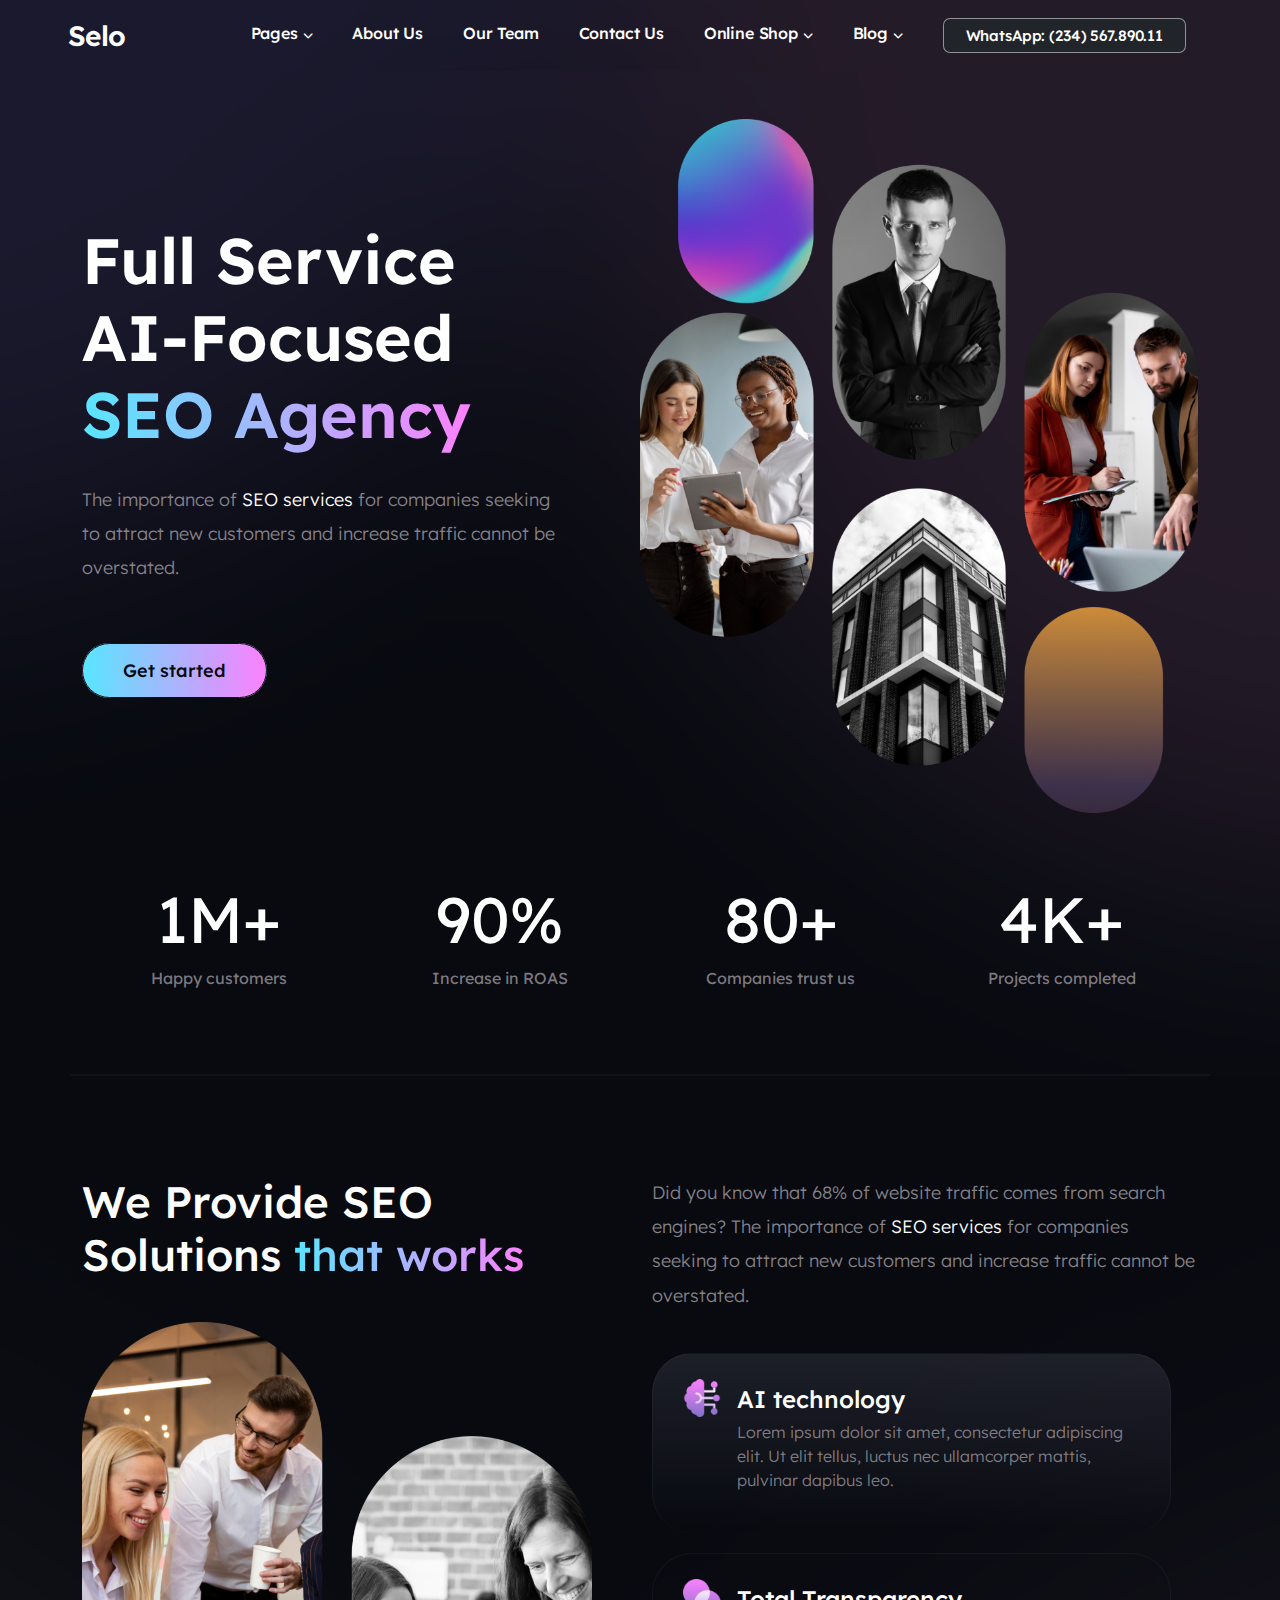
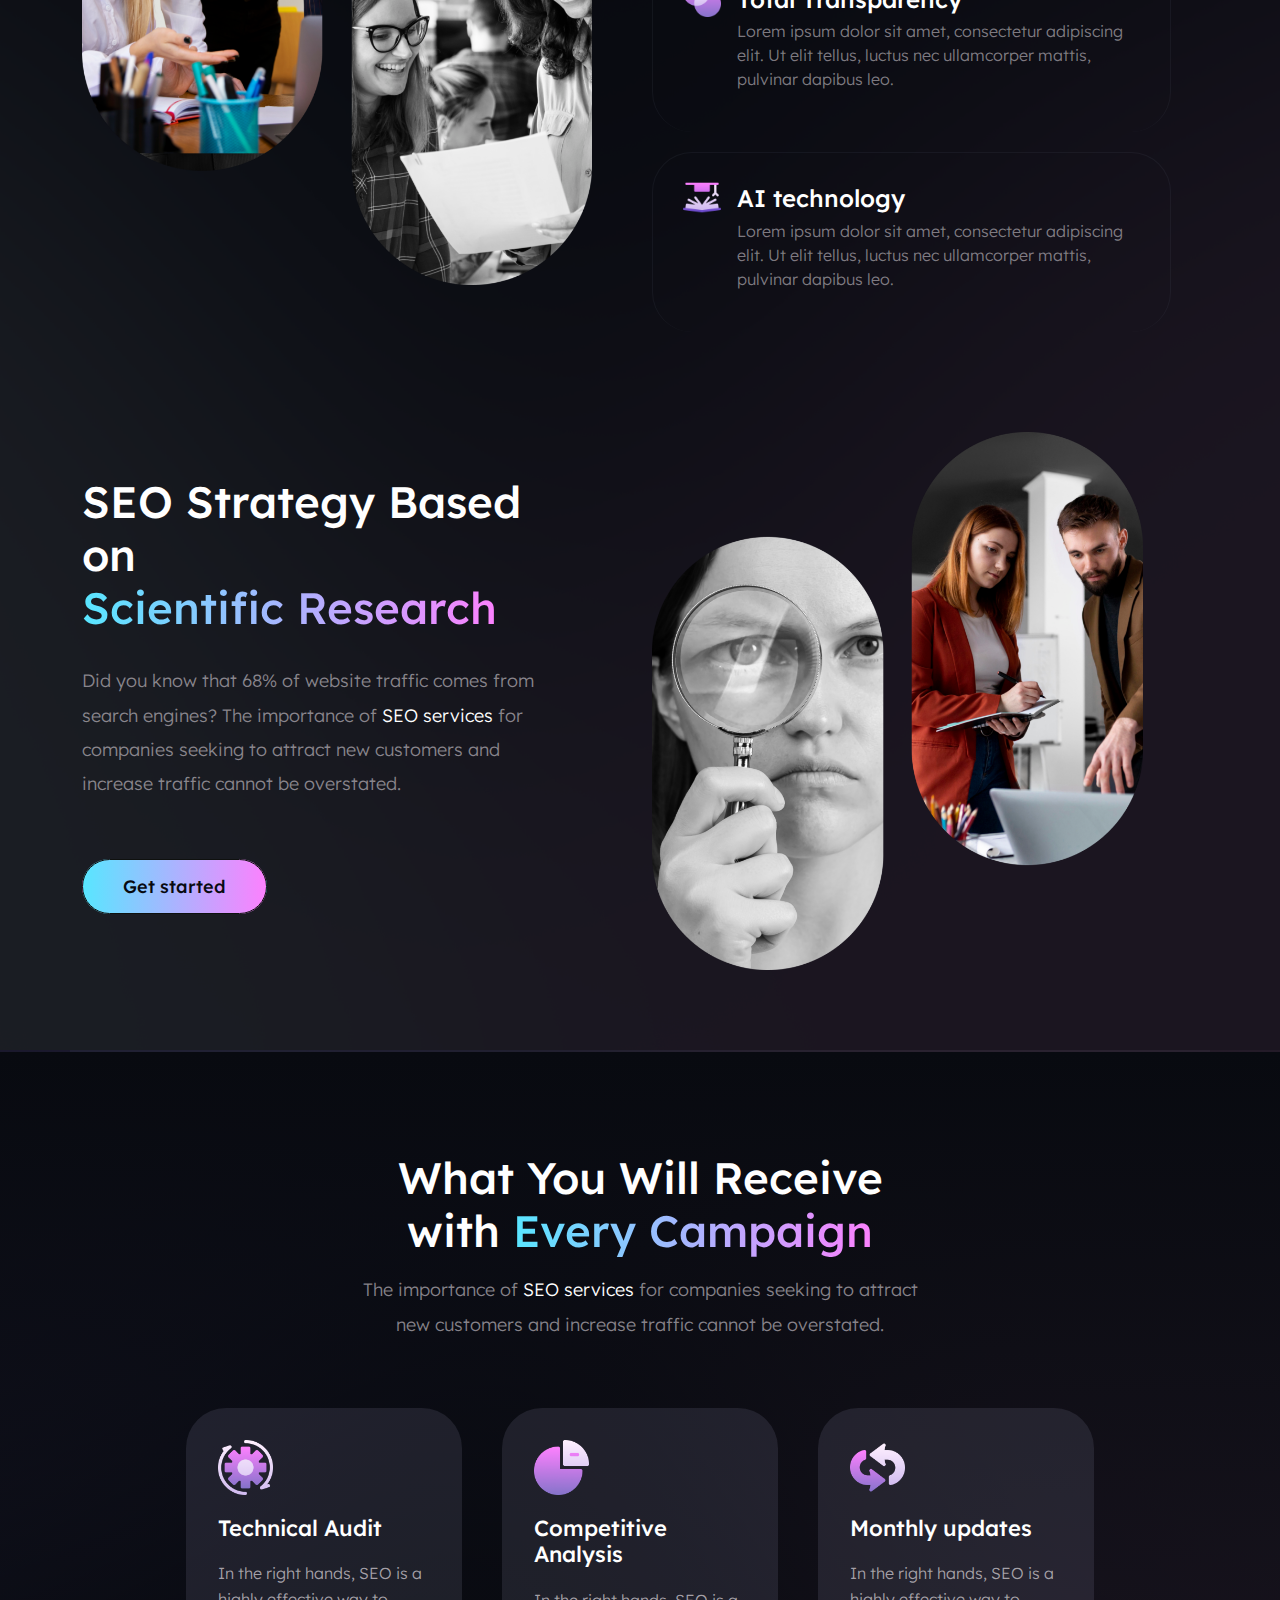
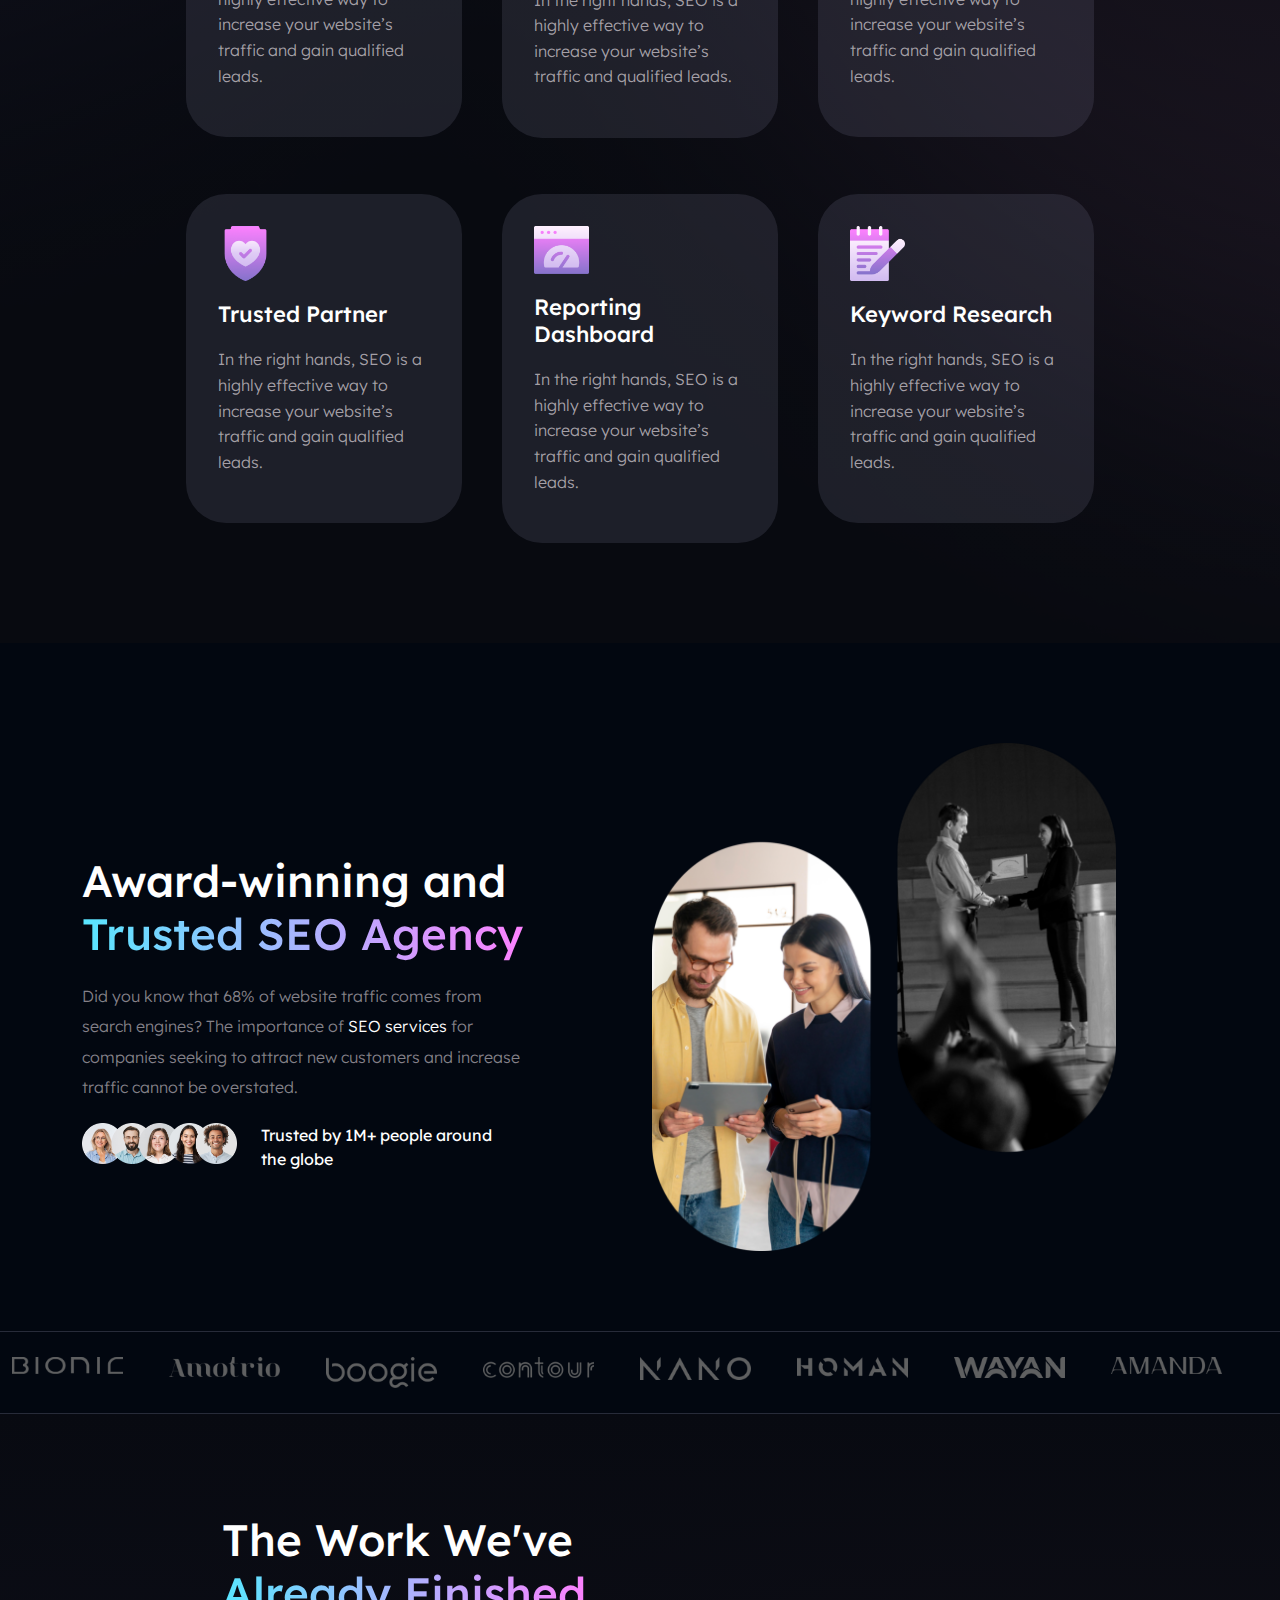
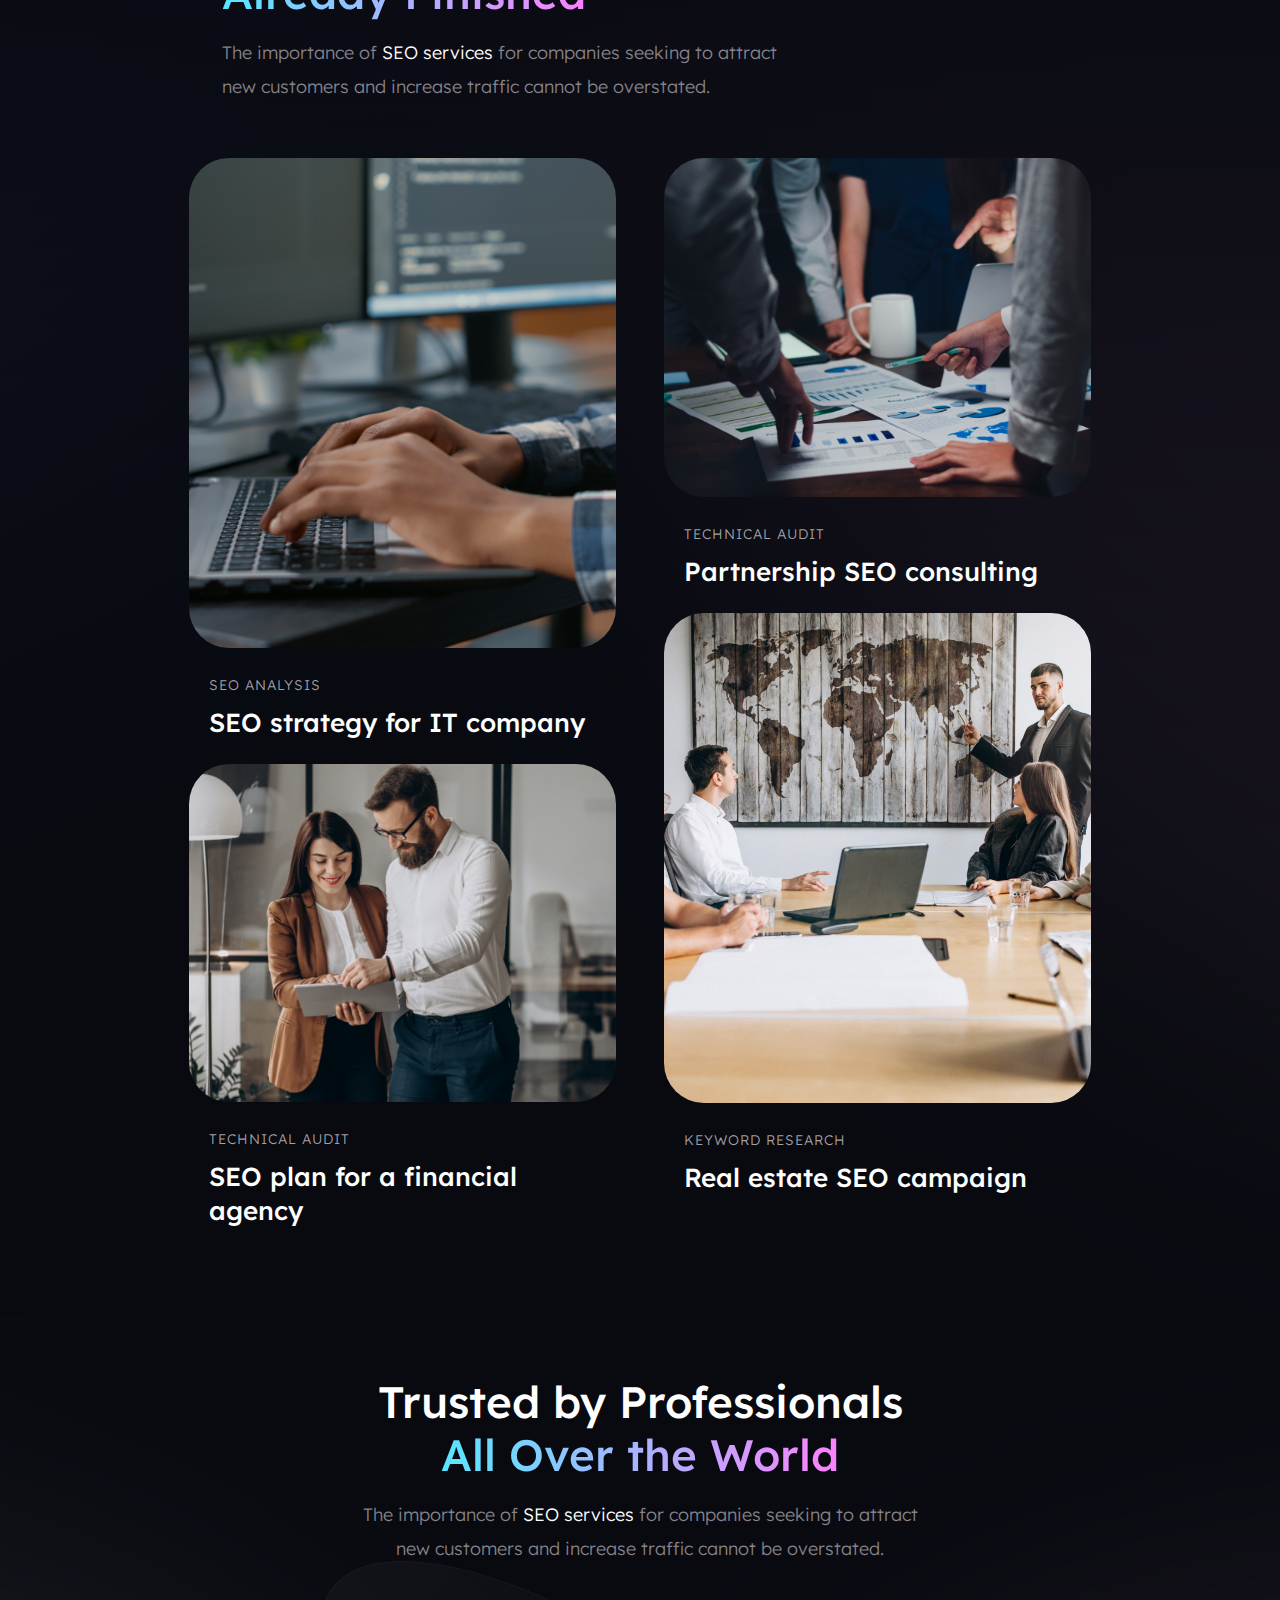
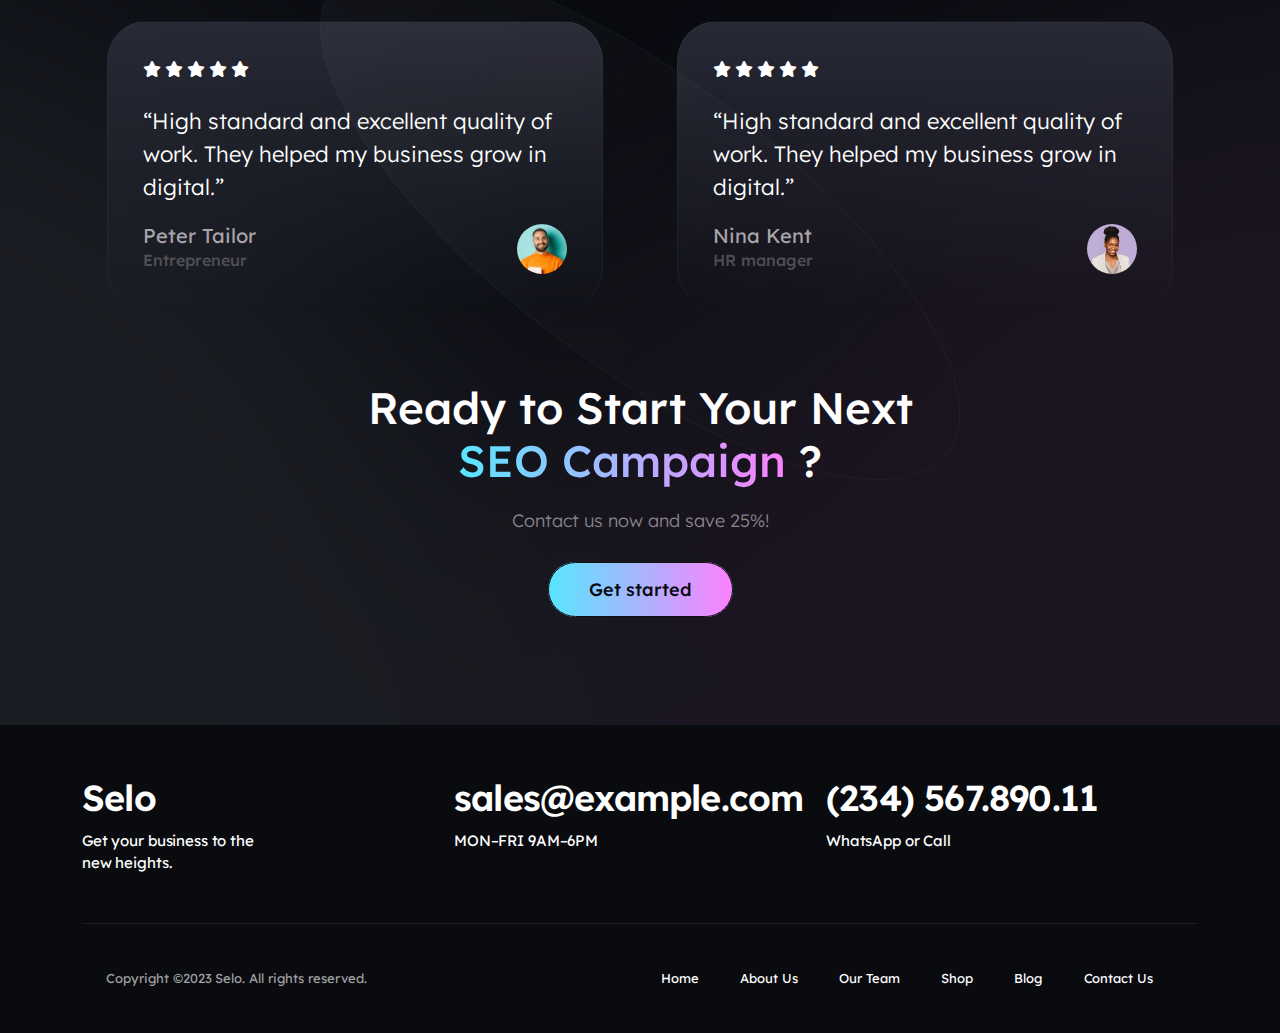
<file: index.html>
<!DOCTYPE html>
<html lang="en">

<head>
    <meta charset="UTF-8">
    <meta http-equiv="X-UA-Compatible" content="IE=edge">
    <meta name="viewport" content="width=device-width, initial-scale=1.0">
    <title>SEO Agency - Selo</title>
    <link rel="stylesheet" href="css/fonts.css">
    <link rel="stylesheet" href="css/all.min.css">
    <link rel="stylesheet" href="css/bootstrap.min.css">
    <link rel="stylesheet" href="css/header.css">
    <link rel="stylesheet" href="css/style.css">

</head>

<body>
    <header>
        <div class="container">
            <nav class="navbar navbar-expand-lg navbar-light">
                <div class="container-fluid flex-wrap align-items-center">
                    <button id="mobile-toggle" class="d-xl-none navbar-toggler animate-button collapsed" type="button"
                        data-toggle="collapse" data-target="#navbarSupportedContent"
                        aria-controls="navbarSupportedContent"  aria-label="Toggle navigation">
                        <span id="m-tgl-icon" class="animated-icon1"><span></span><span></span></span>
                    </button>
                    <a class="navbar-brand m-auto m-xl-0" href="#">Selo</a>
                    <div class="slide d-xl-block" id="navbarSupportedContent">
                        <div class="d-xl-flex align-items-center addin">
                            <ul class="navbar-nav flex-sm-column flex-xl-row me-auto mb-2 mb-lg-0 dropdown">
                                <li class="nav-item" data-bs-toggle="dropdown" >
                                    <a class="nav-link active" aria-current="page" href="#">
                                        <span>Pages</span>
                                        <i class="fa-solid fa-chevron-down"></i>
                                    </a>
                                    <ul class="dropdown-menu">
                                        <li><a class="dropdown-item" href="#">Digital Marketing Agency</a></li>
                                        <li><a class="dropdown-item" href="#">SEO Campaign</a></li>
                                        <li><a class="dropdown-item" href="#">Digital Product Marketing</a></li>
                                        <li><a class="dropdown-item" href="index.html">SEO Agency</a></li>
                                    </ul>
                                </li>
                                <li class="nav-item">
                                    <a class="nav-link active" aria-current="page" href="about.html">
                                        <span>About Us</span>
                                    </a>
                                </li>
                                <li class="nav-item">
                                    <a class="nav-link active" aria-current="page" href="team.html">
                                        <span>Our Team</span>
                                    </a>
                                </li>
                                <li class="nav-item">
                                    <a class="nav-link active" aria-current="page" href="Contanct.html">
                                        <span>Contact Us</span>

                                    </a>
                                </li>
                                <li class="nav-item dropdown" data-bs-toggle="dropdown">
                                    <a class="nav-link " aria-current="page" href="#">
                                        <span>Online Shop</span>
                                        <i class="fa-solid fa-chevron-down"></i>
                                    </a>
                                    <ul class="dropdown-menu">
                                        <li><a class="dropdown-item" href="#">Shop</a></li>
                                        <li><a class=" nav-link" href="account.html" aria-current="page">My account</a></li>
                                        <li><a class="dropdown-item" href="#">Cart</a></li>
                                        <li><a class="dropdown-item" href="#">Checkout</a></li>
                                    </ul>
                                </li>

                                <li class="nav-item dropdown" data-bs-toggle="dropdown" >
                                    <a class="nav-link active" aria-current="page" href="#">
                                        <span>Blog</span>
                                        <i class="fa-solid fa-chevron-down"></i>
                                    </a>
                                    <ul class="dropdown-menu">
                                        <li><a class="dropdown-item" href="#">Blog 1 Column</a></li>
                                        <li><a class="dropdown-item" href="#">Blog 1 Column with Sidebar</a></li>
                                        <li><a class="dropdown-item" href="#">Blog 1 Column with Sidebar</a></li>
                                        <li><a class="dropdown-item" href="#">Blog 2 Columns with Sidebar</a></li>
                                        <li><a class="dropdown-item" href="#">Blog 3 Columns</a></li>
                                    </ul>
                                </li>
                            </ul>
                            <div class="header-cta">
                                <a href="#">
                                    WhatsApp: (234) 567.890.11
                                </a>
                            </div>
                        </div>

                    </div>
                </div>
            </nav>
        </div>

    </header>
    <section class="banner">
        <div class="container">
            <div class="d-flex flex-wrap flex-lg-row-reverses banner-padding  pt-xl-5 pt-xxl-5 pt-lg-5">
                <div class="col-12 col-lg-6 d-flex align-items-center order-2 order-lg-1">
                    <div class="banner-text">
                        <div class="mb-30">
                            <span>Full Service AI-Focused </span>
                            <span id="effect"> SEO Agency</span>
                        </div>
                        <p class="mb-30">The importance of <span>SEO services </span> for companies seeking to attract
                            new customers and increase traffic cannot be overstated.</p>
                        <div class="banner-btn">
                            <a href="#">Get started</a>
                        </div>
                    </div>
                </div>
                <div class="col-12 col-lg-6 order-1 order-lg-2">
                    <img src="img/banner-img.png" alt="">
                </div>
            </div>
        </div>
        <section class="achivements">
            <div class="container">
                <div class="row p-2">
                    <div class="col-6 col-lg-3 p-0">
                        <div class="a-card text-start text-xl-center">
                            <h2>
                                1M+
                            </h2>
                            <p class="text-start text-xl-center">
                                Happy customers
                            </p>
                        </div>
                    </div>
                    <div class="col-6 col-lg-3 p-0">
                        <div class="a-card text-start text-xl-center">
                            <h2>
                                90%
                            </h2>
                            <p class="text-start text-xl-center">
                                Increase in ROAS
                            </p>
                        </div>
                    </div>
                    <div class="col-6 col-lg-3 p-0">
                        <div class="a-card text-start text-xl-center">
                            <h2>
                                80+
                            </h2>
                            <p class="text-start text-xl-center">
                                Companies trust us
                            </p>
                        </div>
                    </div>
                    <div class="col-6 col-lg-3 p-0">
                        <div class="a-card text-start text-xl-center">
                            <h2>
                                4K+
                            </h2>
                            <p class="text-start text-xl-center">
                                Projects completed
                            </p>
                        </div>
                    </div>
                </div>
            </div>
        </section>
        <hr class="container">
    </section>
    <section class="service">
        <div class="container">
            <div class="row">
                <div class="col-lg-6 col-12 pe-lg-5">
                    <div class="service-header mb-40 pe-lg-5">
                        We Provide SEO Solutions <span id="effect">that works</span>
                    </div>
                    <img src="img/service.png" alt="">
                </div>
                <div class="col-lg-6 col-12">
                    <div class="service-content">
                        <p class="mb-40">Did you know that 68% of website traffic comes from search engines? The
                            importance of <span>SEO services</span> for companies seeking to attract new customers and
                            increase traffic cannot be overstated.</p>
                        <div class="service-card d-flex bg-active flex-wrap">
                            <div class="s-card-icon col-md-1 col-12">
                                <img src="img/machine-learning.png" alt="">
                            </div>
                            <div class="s-card-content col-md-11 col-12 ps-3 ">
                                <span>AI technology</span>
                                <p>Lorem ipsum dolor sit amet, consectetur adipiscing elit. Ut elit tellus, luctus nec
                                    ullamcorper mattis, pulvinar dapibus leo.</p>
                            </div>
                        </div>
                        <div class="service-card d-flex flex-wrap">
                            <div class="s-card-icon col-md-1 col-12">
                                <img src="img/transparency.png" alt="">
                            </div>
                            <div class="s-card-content col-md-11 col-12 ps-3">
                                <span>
                                    Total Transparency</span>
                                <p>Lorem ipsum dolor sit amet, consectetur adipiscing elit. Ut elit tellus, luctus nec
                                    ullamcorper mattis, pulvinar dapibus leo.</p>
                            </div>
                        </div>
                        <div class="service-card d-flex flex-wrap">
                            <div class="s-card-icon col-md-1 col-12">
                                <img src="img/education.png" alt="">
                            </div>
                            <div class="s-card-content col-md-11 col-12 ps-3">
                                <span>AI technology</span>
                                <p>Lorem ipsum dolor sit amet, consectetur adipiscing elit. Ut elit tellus, luctus nec
                                    ullamcorper mattis, pulvinar dapibus leo.</p>
                            </div>
                        </div>
                    </div>

                </div>
            </div>
        </div>
        <section class="banner bg-none">
            <div class="container">
                <div class="row">
                    <div class="col-lg-6 col-12 d-flex align-items-center order-2 order-lg-1">
                        <div class="banner-text">
                            <div class="mb-30 service-header">
                                <span>SEO Strategy Based on </span>
                                <span id="effect"> Scientific Research</span>
                            </div>
                            <p class="mb-30">Did you know that 68% of website traffic comes from search engines? The
                                importance of <span> SEO services </span>for companies seeking to attract new customers
                                and increase traffic cannot be overstated.</p>
                            <div class="banner-btn">
                                <a href="#">Get started</a>
                            </div>
                        </div>
                    </div>
                    <div class="col-lg-6 col-12 order-1 order-lg-2">
                        <img class="w-90" src="img/research.png" alt="">
                    </div>
                </div>
            </div>
        </section>

    </section>
    <section class="camp">
    <hr class="container">
        <div class="camp-inner">
            <div class="container">
                <div class="camp-header">
                    <span>What You Will Receive with </span>
                    <span id="effect">Every Campaign</span>
                    <p class="mb-30 mt-3 grey-text">The importance of<span> SEO services </span>for companies seeking to
                        attract new customers and increase traffic cannot be overstated.</p>
                </div>
                <div class="d-flex">
                    <div class="w-85 d-flex flex-wrap m-auto">
                        <div class="col-lg-4 col-12 mt-3">
                            <div class="m-lg-12">
                                <div class="camp-box">
                                    <div class="camp-content">
                                        <img class="mb-20" src="img/engineering.png" alt="">
                                        <h2 class="mb-20">
                                            Technical Audit
                                        </h2>
                                        <p>

                                            In the right hands, SEO is a highly effective way to increase your website’s
                                            traffic
                                            and gain qualified leads.
                                        </p>
                                    </div>
                                </div>
                            </div>
                        </div>
                        <div class="col-lg-4 col-12 mt-3">
                            <div class="m-lg-12">
                                <div class="camp-box">
                                    <div class="camp-content">
                                        <img class="mb-20" src="img/camp-2.png" alt="">
                                        <h2 class="mb-20">
                                            Competitive Analysis
                                        </h2>
                                        <p>

                                            In the right hands, SEO is a highly effective way to increase your website’s
                                            traffic
                                            and qualified leads.
                                        </p>
                                    </div>
                                </div>
                            </div>
                        </div>
                        <div class="col-lg-4 col-12 mt-3">
                            <div class="m-lg-12">
                                <div class="camp-box">
                                    <div class="camp-content">
                                        <img class="mb-20" src="img/camp-3.png" alt="">
                                        <h2 class="mb-20">
                                            Monthly updates
                                        </h2>
                                        <p>
                                            In the right hands, SEO is a highly effective way to increase your website’s
                                            traffic
                                            and gain qualified leads.
                                        </p>
                                    </div>
                                </div>
                            </div>
                        </div>
                        <div class="col-lg-4 col-12 mt-3">
                            <div class="m-lg-12">
                                <div class="camp-box">
                                    <div class="camp-content">
                                        <img class="mb-20" src="img/camp-4.png" alt="">
                                        <h2 class="mb-20">
                                            Trusted Partner
                                        </h2>
                                        <p>

                                            In the right hands, SEO is a highly effective way to increase your website’s
                                            traffic
                                            and gain qualified leads.
                                        </p>
                                    </div>
                                </div>
                            </div>
                        </div>
                        <div class="col-lg-4 col-12 mt-3">
                            <div class="m-lg-12">
                                <div class="camp-box">
                                    <div class="camp-content">
                                        <img class="mb-20" src="img/camp-5.png" alt="">
                                        <h2 class="mb-20">
                                            Reporting Dashboard
                                        </h2>
                                        <p>

                                            In the right hands, SEO is a highly effective way to increase your website’s
                                            traffic
                                            and gain qualified leads.
                                        </p>
                                    </div>
                                </div>
                            </div>
                        </div>
                        <div class="col-lg-4 col-12 mt-3">
                            <div class="m-lg-12">
                                <div class="camp-box">
                                    <div class="camp-content">
                                        <img class="mb-20" src="img/camp-6.png" alt="">
                                        <h2 class="mb-20">
                                            Keyword Research
                                        </h2>
                                        <p>

                                            In the right hands, SEO is a highly effective way to increase your website’s
                                            traffic
                                            and gain qualified leads.
                                        </p>
                                    </div>
                                </div>
                            </div>
                        </div>
                    </div>

                </div>


            </div>
        </div>
        </div>

    </section>
    <section class="agency bg-none">
        <div class="container">
            <div class="row">
                <div class="col-lg-6 col-12 d-flex align-items-center order-2 order-lg-1">
                    <div class="banner-text w-85 pt-lg-5">
                        <div class="mb-20 agency-header">
                            <span>Award-winning and </span>
                            <span id="effect"> Trusted SEO Agency</span>
                        </div>
                        <p class="mb-20 grey-text">Did you know that 68% of website traffic comes from search engines?
                            The
                            importance of <span> SEO services </span>for companies seeking to attract new customers
                            and increase traffic cannot be overstated.</p>
                        <div class="people d-flex flex-wrap">
                            <div class="col-md-4 col-12 ">
                                <img src="img/people.png" alt="">
                            </div>
                            <div class="col-md-7 col-12 ps-md-4 pt-4 pt-md-0">
                                <p>
                                    Trusted by 1M+ people around the globe </p>
                            </div>
                        </div>
                    </div>
                </div>
                <div class="col-lg-6 col-12 order-1 order-lg-2">
                    <img class="w-85" src="img/agency-img.png" alt="">
                </div>
            </div>
        </div>
    </section>
    <section class="logo">
        <div class="container-fluid">
            <div class="d-flex justify-content-between">
                <div class="w-12">
                    <img src="img/1.png" alt="">

                </div>
                <div class="w-12">
                    <img src="img/2.png" alt="">

                </div>
                <div class="w-12">
                    <img src="img/3.png" alt="">

                </div>
                <div class="w-12 d-none d-sm-block">
                    <img src="img/4.png" alt="">

                </div>
                <div class="w-12 d-none d-md-block">
                    <img src="img/5.png" alt="">

                </div>
                <div class="w-12 d-none d-md-block">
                    <img src="img/6.png" alt="">

                </div>
                <div class="w-12 d-none d-md-block">
                    <img src="img/7.png" alt="">

                </div>
                <div class="w-12 d-none d-md-block">
                    <img src="img/8.png" alt="">

                </div>

            </div>
        </div>
    </section>
    <section class="work">
        <div class="work-inner">
            <div class="container">
                <div class="col-lg-6 col-xl-9 col-sm-10 col-12 m-auto me-md-auto">
                    <div class="work-header">
                        <span>The Work We've </span>
                        <span id="effect">Already Finished</span>
                        <p class="mb-30 mt-3 grey-text">The importance of<span> SEO services </span>for companies
                            seeking to
                            attract new customers and increase traffic cannot be overstated.</p>
                    </div>
                </div>

                <div class="row justify-content-center">
                    <div class="col-lg-5  col-sm-10 col-12 px-lg-4">
                        <div class="work-box mt-4">
                            <div class="work-img long-img">
                                <img src="img/work-1.png" alt="">
                            </div>
                            <div class="work-title mt-4">
                                <span>SEO ANALYSIS</span>
                                <h2>SEO strategy for IT company</h2>
                            </div>
                        </div>
                        <div class="work-box mt-4">
                            <div class="work-img">
                                <img src="img/work-2.png" alt="">
                            </div>
                            <div class="work-title mt-4">
                                <span>TECHNICAL AUDIT</span>
                                <h2>SEO plan for a financial agency</h2>
                            </div>
                        </div>

                    </div>
                    <div class="col-lg-5 col-sm-10 col-12 px-lg-4">
                        <div class="work-box mt-4">
                            <div class="work-img">
                                <img src="img/wdewdx.png" alt="">
                            </div>
                            <div class="work-title mt-4">
                                <span>TECHNICAL AUDIT</span>
                                <h2>Partnership SEO consulting</h2>
                            </div>
                        </div>
                        <div class="work-box mt-4">
                            <div class="work-img long-img">
                                <img src="img/qecf.png" alt="">
                            </div>
                            <div class="work-title mt-4">
                                <span>KEYWORD RESEARCH</span>
                                <h2>Real estate SEO campaign</h2>
                            </div>
                        </div>
                    </div>
                </div>
            </div>
        </div>

    </section>
    <section class="prof">
        <div class="prof-inner">
            <div class="container">
                <div class="prof-header">
                    <span>Trusted by Professionals</span>
                    <span id="effect">All Over the World</span>
                    <p class="mb-30 mt-3 grey-text">The importance of<span> SEO services </span>for companies seeking to
                        attract new customers and increase traffic cannot be overstated.</p>
                </div>
                <div class="row justify-content-md-center">
                    <div class="col-xl-6 col-lg-6 col-md-8 col-12">
                        <div class="prof-box">
                            <div class="star mb-4">
                                <i class="fa-solid fa-star"></i>
                                <i class="fa-solid fa-star"></i>
                                <i class="fa-solid fa-star"></i>
                                <i class="fa-solid fa-star"></i>
                                <i class="fa-solid fa-star"></i>
                            </div>
                            <p>
                                “High standard and excellent quality of work. They helped my business grow in digital.”
                            </p>
                            <div class="man d-flex justify-content-between">
                                <div>
                                    <h2 class="m-0">Peter Tailor</h2>
                                    <span>Entrepreneur</span>
                                </div>
                                <div class="man-img">
                                    <img src="img/prof-1.png" alt="">
                                </div>
                            </div>
                        </div>
                    </div>
                    <div class="col-xl-6 col-lg-6 col-md-8 col-12">
                        <div class="prof-box">
                            <div class="star mb-4">
                                <i class="fa-solid fa-star"></i>
                                <i class="fa-solid fa-star"></i>
                                <i class="fa-solid fa-star"></i>
                                <i class="fa-solid fa-star"></i>
                                <i class="fa-solid fa-star"></i>
                            </div>
                            <p>
                                “High standard and excellent quality of work. They helped my business grow in digital.”
                            </p>
                            <div class="man d-flex justify-content-between">
                                <div>
                                    <h2 class="m-0">Nina Kent</h2>
                                    <span>HR manager</span>
                                </div>
                                <div class="man-img">
                                    <img src="img/team-member-04.png" alt="">
                                </div>
                            </div>
                        </div>
                    </div>
                </div>
                <div class="prof-header mt-5 pb-5">
                    <span>Ready to Start Your Next
                        <span id="effect">SEO Campaign</span> ?</span>
                    <p class="mt-3 grey-text">
                        Contact us now and save 25%! </p>
                        <div class="banner-btn">
                            <a href="#">Get started</a>
                        </div>
                </div>

            </div>
        </div>


    </section>
    <footer>
        <div class="container">
        <div class="footer">
            <div class="row flex-xl-row flex-column col-xl-12 pt-5 pt-xl-0 ">
                <div class="col-xl-4 col-lg-8 col-12 py-xl-5 pb-5">
                    <div class="footer-content">
                        <h3>Selo</h3>
                        <p>Get your business to the
                            <br>
                            new heights.
                        </p>
                    </div>
                </div>
                <div class="col-xl-4 col-lg-8 col-12 py-xl-5 pb-5">
                    <div class="f-email">
                        <h3>sales@example.com</h3>
                        <p>MON–FRI 9AM–6PM
                        </p>
    
                    </div>
                </div>
                <div class="col-xl-4 col-lg-8 col-12 py-xl-5 pb-5">
                    <div class="f-email">
                        <h3>(234) 567.890.11</h3>
                        <p>WhatsApp or Call
                        </p>
                    </div>
                </div>
            </div>
        </div>
            
            <div class="footer-bottom d-flex flex-wrap justify-content-between p-4 align-items-center">
                <p class="order-xl-0 order-1 col-12 text-center text-xl-start py-4 col-xl-6">
                    Copyright ©2023 Selo. All rights reserved. 
                </p>
                <ul class="m-auto footer-menu d-flex align-items-center col-xl-6 justify-content-between flex-wrap p-0 col-12 order-0 order-xl-1 col-lg-8">
                    <li>Home</li>
                    <li>About Us</li>
                    <li>Our Team</li>
                    <li>Shop</li>
                    <li>Blog</li>
                    <li>Contact Us</li>
                </ul>
            </div>
        </div>
    </footer>
    <script src="js/bootstrap.bundle.min.js"></script>
    <script src="js/popper.min.js"></script>
    <script src="js/bootstrap.min.js"></script>
    <script src="js/jquery-3.6.3.min.js"></script>
    <script>
        $(document).ready(function () {
            $("#mobile-toggle").click(function () {
                $(".slide").slideToggle("slow");
                $(".addin").addClass("slide-inner");
                $("#m-tgl-icon").toggleClass("new-icon");
            });
        });
    </script>
</body>
<style>
    header,
    .banner {
        background-image: url('img/banner-bg.png');
        background-position: top center;
        background-repeat: no-repeat;
        background-size: cover;
    }
    hr{
    border-style: solid;
    border-width: 0px 0px 2px 0px;
    border-color: #7E82994D;
    padding: 0px;
    margin: 0px;
}

    * {
        color: white;
    }

    header .navbar-brand {
        color: white;


    }

    header .animated-icon1 span {
        background: #b6bdc5;

    }

    .service {
        background-image: url('img/sec-2-bg.png');
        background-position: top center;
        background-repeat: no-repeat;
        background-size: cover;
    }

    .nav-item .nav-link:hover {
        background: rgba(255, 255, 255, 0.04);


    }


    @media (max-width:1200px) {
        header {
            background-color: black;
            background-image: none;
        }

        header .nav-item:hover .nav-link {
            background: #13171f;
        }

        header .dropdown-menu .dropdown-item:hover {
            background: #13171f;

        }

        .slide .slide-inner ul li a {
            color: #b6bdc5;
        }
    }
</style>

</html>
</file>
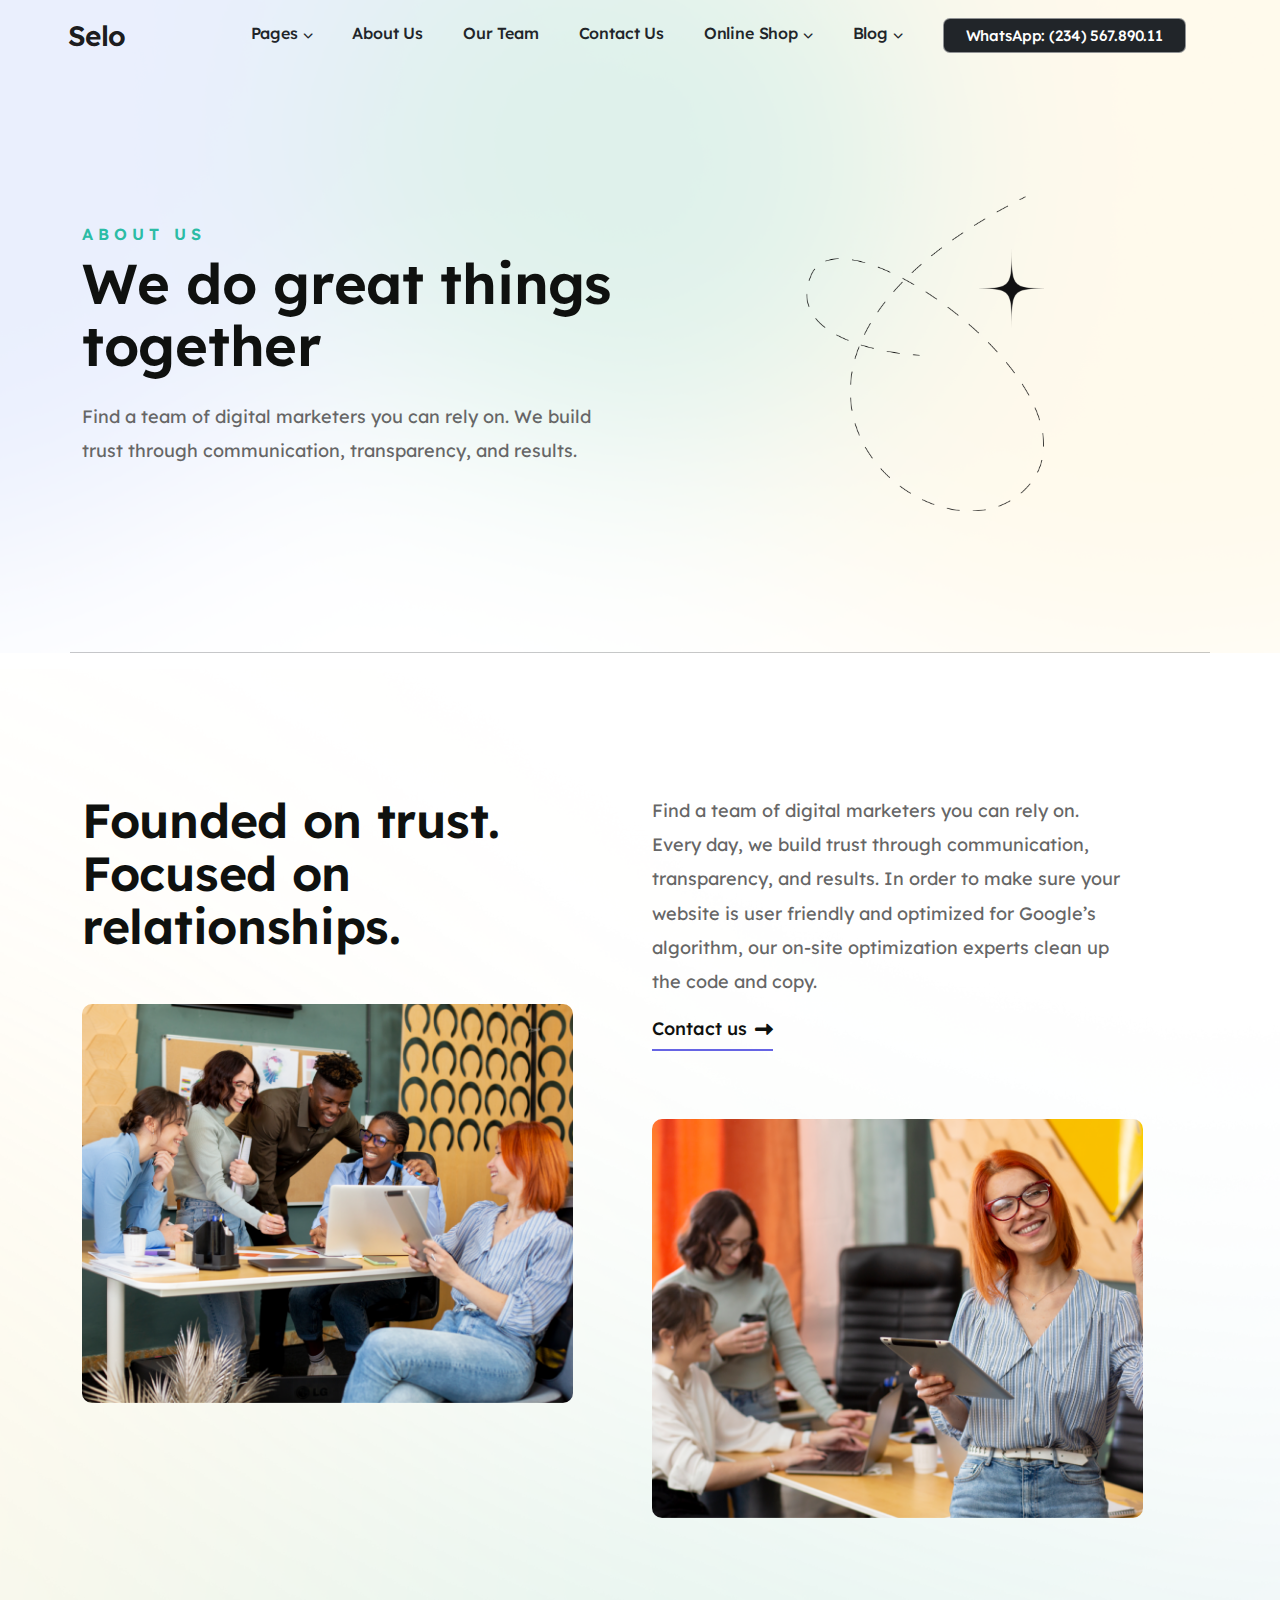
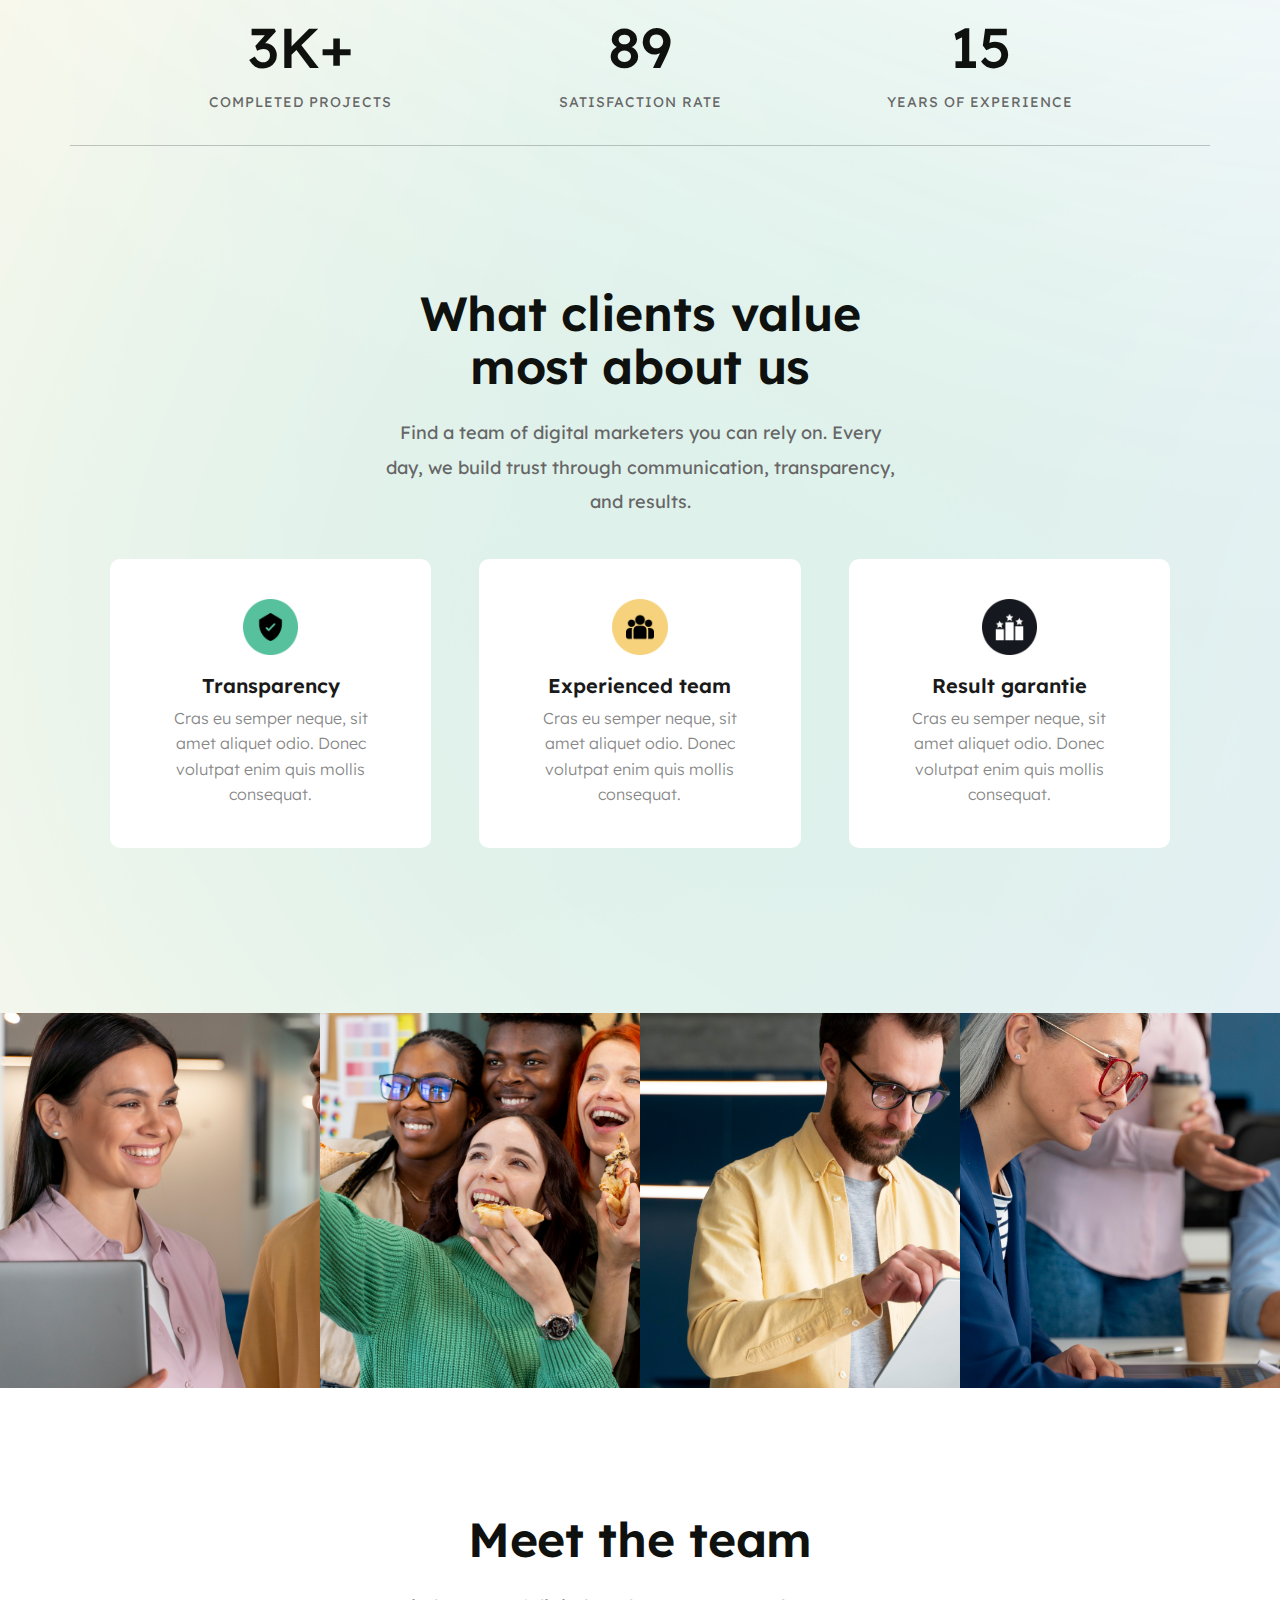
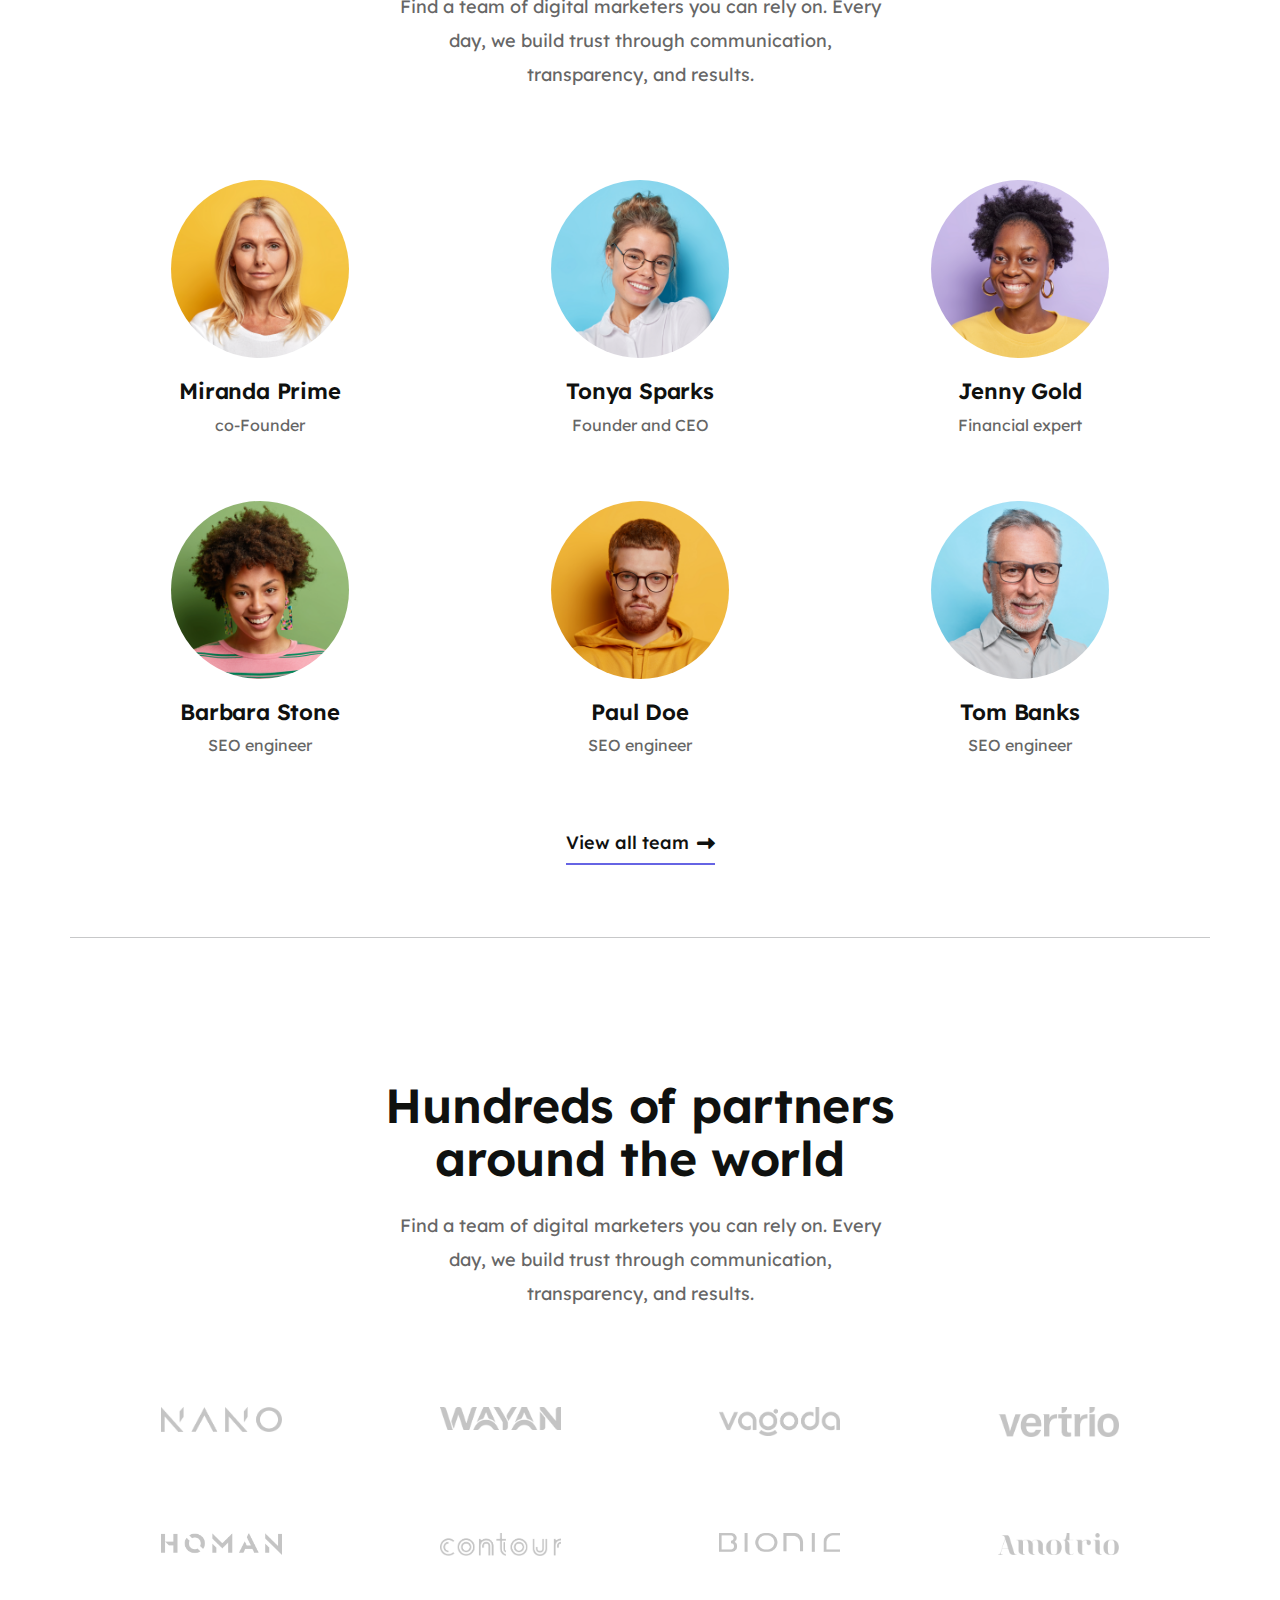
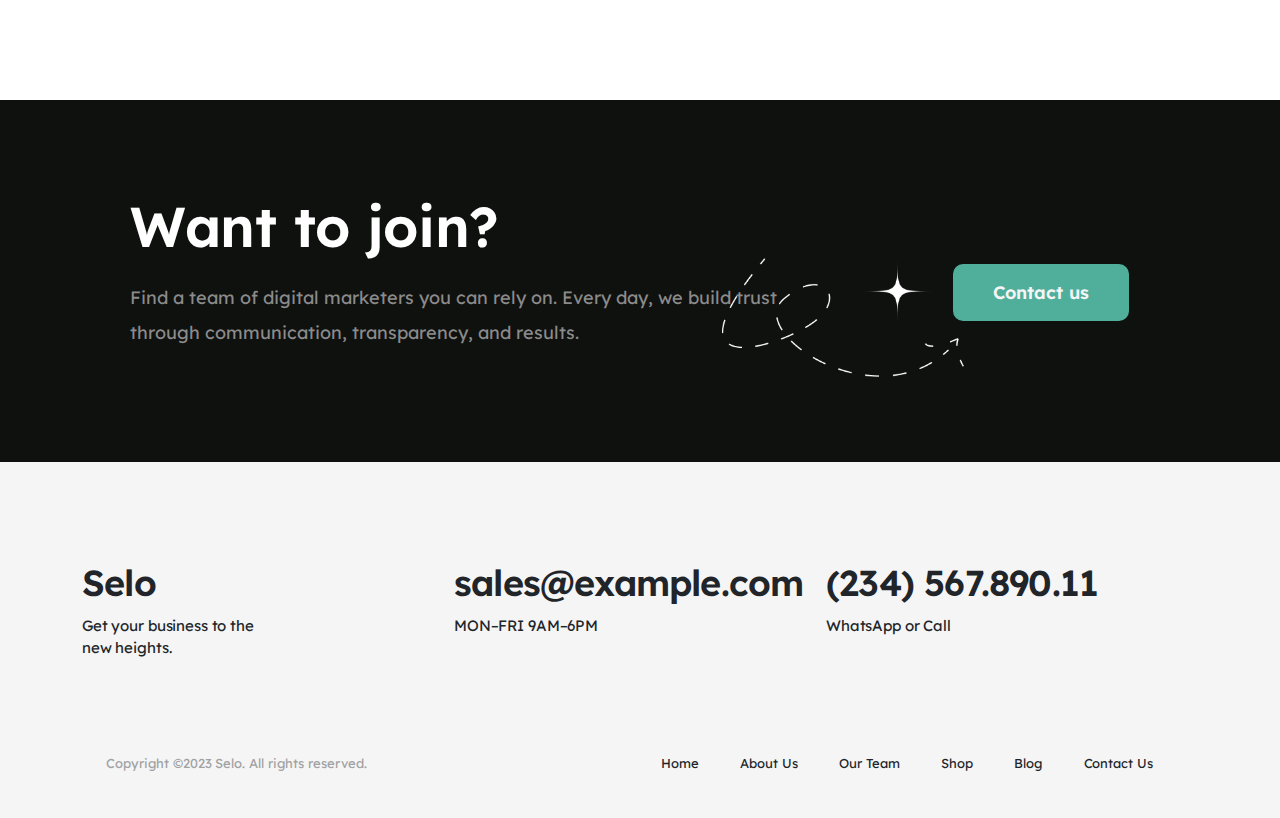
<file: about.html>
<!DOCTYPE html>
<html lang="en">

<head>
    <meta charset="UTF-8">
    <meta http-equiv="X-UA-Compatible" content="IE=edge">
    <meta name="viewport" content="width=device-width, initial-scale=1.0">
    <title>About Us - Selo</title>
    <link rel="stylesheet" href="css/fonts.css">
    <link rel="stylesheet" href="css/all.min.css">
    <link rel="stylesheet" href="css/bootstrap.min.css">
    <link rel="stylesheet" href="css/utility.css">
    <link rel="stylesheet" href="css/header.css">
    <link rel="stylesheet" href="css/footer.css">
    <link rel="stylesheet" href="css/about.css">

</head>

<body>

    <header>
        <div class="container">
            <nav class="navbar navbar-expand-lg navbar-light">
                <div class="container-fluid flex-wrap align-items-center">
                    <button id="mobile-toggle" class="d-xl-none navbar-toggler animate-button collapsed" type="button"
                        data-toggle="collapse" data-target="#navbarSupportedContent"
                        aria-controls="navbarSupportedContent" aria-expanded="false" aria-label="Toggle navigation">
                        <span id="m-tgl-icon" class="animated-icon1"><span></span><span></span></span>
                    </button>
                    <a class="navbar-brand m-auto m-xl-0" href="#">Selo</a>
                    <div class="slide d-xl-block" id="navbarSupportedContent">
                        <div class="d-xl-flex align-items-center addin">
                            <ul class="navbar-nav flex-sm-column flex-xl-row me-auto mb-2 mb-lg-0 dropdown">
                                <li class="nav-item" data-bs-toggle="dropdown" aria-expanded="false">
                                    <a class="nav-link active" aria-current="page" href="#">
                                        <span>Pages</span>
                                        <i class="fa-solid fa-chevron-down"></i>
                                    </a>
                                    <ul class="dropdown-menu">
                                        <li><a class="dropdown-item" href="#">Digital Marketing Agency</a></li>
                                        <li><a class="dropdown-item" href="#">SEO Campaign</a></li>
                                        <li><a class="dropdown-item" href="#">Digital Product Marketing</a></li>
                                        <li><a class="dropdown-item" href="index.html">SEO Agency</a></li>
                                    </ul>
                                </li>
                                <li class="nav-item">
                                    <a class="nav-link active" aria-current="page" href="about.html">
                                        <span>About Us</span>
                                    </a>
                                </li>
                                <li class="nav-item">
                                    <a class="nav-link active" aria-current="page" href="team.html">
                                        <span>Our Team</span>
                                    </a>
                                </li>
                                <li class="nav-item">
                                    <a class="nav-link active" aria-current="page" href="Contanct.html">
                                        <span>Contact Us</span>

                                    </a>
                                </li>
                                <li class="nav-item dropdown" data-bs-toggle="dropdown" aria-expanded="false">
                                    <a class="nav-link active" aria-current="page" href="#">
                                        <span>Online Shop</span>
                                        <i class="fa-solid fa-chevron-down"></i>
                                    </a>
                                    <ul class="dropdown-menu">
                                        <li><a class="dropdown-item" href="#">Shop</a></li>
                                        <li><a class="dropdown-item" href="account.html">My account</a></li>
                                        <li><a class="dropdown-item" href="#">Cart</a></li>
                                        <li><a class="dropdown-item" href="#">Checkout</a></li>
                                    </ul>
                                </li>

                                <li class="nav-item dropdown" data-bs-toggle="dropdown" aria-expanded="false">
                                    <a class="nav-link active" aria-current="page" href="#">
                                        <span>Blog</span>
                                        <i class="fa-solid fa-chevron-down"></i>
                                    </a>
                                    <ul class="dropdown-menu">
                                        <li><a class="dropdown-item" href="#">Blog 1 Column</a></li>
                                        <li><a class="dropdown-item" href="#">Blog 1 Column with Sidebar</a></li>
                                        <li><a class="dropdown-item" href="#">Blog 1 Column with Sidebar</a></li>
                                        <li><a class="dropdown-item" href="#">Blog 2 Columns with Sidebar</a></li>
                                        <li><a class="dropdown-item" href="#">Blog 3 Columns</a></li>
                                    </ul>
                                </li>
                            </ul>
                            <div class="header-cta">
                                <a href="#">
                                    WhatsApp: (234) 567.890.11
                                </a>
                            </div>
                        </div>

                    </div>
                </div>
            </nav>
        </div>
        <section class="banner p-125">
            <div class="container">
                <div class="row align-items-center">
                    <div class="col-lg-6 col-md-10 col-12 m-auto">
                        <div class="banner-text">
                            <h4 class="mb-2 text-center text-lg-start"> About us </h4>
                            <h2 class="pb-4 text-center text-lg-start col-12 col-sm-7 col-lg-12 m-auto m-lg-0">

                                We do great things together
                            </h2>
                            <p class="mb-3 pe-lg-3 text-center text-lg-start p-0">
                                Find a team of digital marketers you can rely on. We build trust through communication,
                                transparency, and results.
                            </p>
                        </div>
                    </div>
                    <div class="col-6 d-none d-lg-inline-block">
                        <img width="514" src="img/riguv.png" alt="">
                    </div>
                </div>
            </div>

        </section>
        <hr class="container">
        </hr>
    </header>
    <section class="about p-125">
        <div class="container">
            <div class="row justify-content-center">
                <div class="col-xl-6 col-12">
                    <div class="about-text">
                        <h2 class="pb-4 text-center text-xl-start">Founded on trust. Focused on relationships. </h2>
                        <img class="d-none d-xl-inline-block" src="img/about-img-1.png" alt="">
                    </div>
                </div>
                <div class="col-xl-6 col-12">
                    <div class="about-p-2">
                        <p class="mb-3 text-center text-xl-start">
                            Find a team of digital marketers you can rely on. Every day, we build trust through
                            communication, transparency, and results. In order to make sure your website is user
                            friendly and optimized for Google’s algorithm, our on-site optimization experts clean up the
                            code and copy.
                        </p>
                        <div class="contact d-inline-flex align-items-center mb-5 ">
                            <a href="#">Contact us</a>
                            <i class="fa-solid fa-right-long ms-2"></i>
                        </div>
                        <img src="img/about-img-2.png" alt="">
                    </div>
                </div>
                <div class="col-12">
                    <div class="rating d-flex p-5 pb-0 flex-wrap">
                        <div class="col-xl-4 col-12 text-center p-5 pb-3">
                            <h2>3K+</h2>
                            <span>
                                Completed Projects
                            </span>
                        </div>
                        <div class="col-xl-4 col-12 text-center p-5 pb-3">
                            <h2>89</h2>
                            <span>
                                Satisfaction rate
                            </span>
                        </div>
                        <div class="col-xl-4 col-12 text-center p-5 pb-3">
                            <h2>15</h2>
                            <span>
                                Years of experience
                            </span>
                        </div>
                    </div>
                </div>
            </div>
        </div>
        <hr class="container">
        </hr>
        <div class="container p-125 pb-0">
            <div class="value rocol-12 justify-content-center">
                <div class="col-12">
                    <h2 class="pb-4">
                        What clients value most about us
                    </h2>
                </div>
                <div class="col-12">
                    <p>
                        Find a team of digital marketers you can rely on. Every day, we build trust through
                        communication, transparency, and results.
                    </p>
                </div>
                <div class="col-12 p-xl-3 p-0">
                    <div class="d-flex flex-wrap justify-content-center">
                        <div class="col-xl-4 col-12 py-4 px-xl-4">
                            <div class="about-box m-auto col-lg-5 col-md-6 col-xl-12 col-10">
                                <div class="row justify-content-center">
                                    <img class="mb-4 mt-0" src="img/about-box-img-1.png" alt="">
                                    <h3 class="text-center mb-2">Transparency</h3>
                                    <p>Cras eu semper neque, sit amet aliquet odio. Donec volutpat enim quis mollis
                                        consequat.</p>
                                </div>
                            </div>
                        </div>
                        <div class="col-xl-4 col-12 py-4 px-xl-4">
                            <div class="about-box m-auto col-lg-5 col-md-6 col-xl-12 col-10">
                                <div class="row justify-content-center">
                                    <img class="mb-4 mt-0" src="img/group.png" alt="">
                                    <h3 class="text-center mb-2">Experienced team</h3>
                                    <p>Cras eu semper neque, sit amet aliquet odio. Donec volutpat enim quis mollis
                                        consequat.</p>
                                </div>
                            </div>
                        </div>
                        <div class="col-xl-4 col-12 py-4 px-xl-4">
                            <div class="about-box m-auto col-lg-5 col-md-6 col-xl-12 col-10">
                                <div class="row justify-content-center">
                                    <img class="mb-4 mt-0" src="img/rankings.png  " alt="">
                                    <h3 class="text-center mb-2">Result garantie</h3>
                                    <p>Cras eu semper neque, sit amet aliquet odio. Donec volutpat enim quis mollis
                                        consequat.</p>
                                </div>
                            </div>
                        </div>
                    </div>
    
                </div>
            </div>
        </div>
    
    
    </section>
    <section class="panal overflow-hidden">
        <div class="container-fluid">
            <div class="row">
                <div class="col-xl-3 col-md-6 p-0 col-12">
                    <img src="img/pane-1.png" alt="">
                </div>
                <div class="col-xl-3 col-md-6 p-0 col-12">
                    <img src="img/pane-2.png" alt="">
                </div>
                <div class="col-xl-3 col-md-6 p-0 col-12">
                    <img src="img/pane-3.png" alt="">
                </div>
                <div class="col-xl-3 col-md-6 p-0 col-12">
                    <img src="img/pane-4.png" alt="">
                </div>
            </div>
        </div>
    </section>
    <section class="team p-125">
        <div class="container">
            <div class="team-header pb-5">
                <div class="col-12">
                    <h2 class="pb-4">
                       
							Meet the team						
                    </h2>
                </div>
                <div class="col-12">
                    <p>
                        Find a team of digital marketers you can rely on. Every day, we build trust through
                        communication, transparency, and results.
                    </p>
                </div>
            </div>
            <div class="team-member">
                <div class="row">
                    <div class="col-xl-4 col-md-7 m-auto py-4">
                        <div class="team-content">
                            <div class="team-pic py-3">
                                <img src="img/pic-1.png" alt="">
                            </div>
                            <h2>
                                Miranda Prime
                            </h2>
                            <span>
                                co-Founder
                            </span>
                        </div>
                    </div>
                    <div class="col-xl-4 col-md-7 m-auto py-4">
                        <div class="team-content">
                            <div class="team-pic py-3">
                                <img src="img/pic-2.png" alt="">
                            </div>
                            <h2>
                                
							Tonya Sparks						
                            </h2>
                            <span>
                                
							Founder and CEO						
                            </span>
                        </div>
                    </div>
                    <div class="col-xl-4 col-md-7 m-auto py-4">
                        <div class="team-content">
                            <div class="team-pic py-3">
                                <img src="img/pic-3.png" alt="">
                            </div>
                            <h2>
                               
							Jenny Gold						
                            </h2>
                            <span>
                                
							Financial expert						
                            </span>
                        </div>
                    </div>
                    <div class="col-xl-4 col-md-7 m-auto py-4">
                        <div class="team-content">
                            <div class="team-pic py-3">
                                <img src="img/pic-4.png" alt="">
                            </div>
                            <h2>
                               
							Barbara Stone						
                            </h2>
                            <span>
                                
							SEO engineer						
                            </span>
                        </div>
                    </div>
                    <div class="col-xl-4 col-md-7 m-auto py-4">
                        <div class="team-content">
                            <div class="team-pic py-3">
                                <img src="img/pic-5.png" alt="">
                            </div>
                            <h2>
                               
							Paul Doe						
                            </h2>
                            <span>
                                
							SEO engineer						
                            </span>
                        </div>
                    </div>
                    <div class="col-xl-4 col-md-7 m-auto py-4">
                        <div class="team-content">
                            <div class="team-pic py-3">
                                <img src="img/pic-6.png" alt="">
                            </div>
                            <h2>
                                
							Tom Banks						
                            </h2>
                            <span>
                            
							SEO engineer						
                            </span>
                        </div>
                    </div>
                </div>
            </div>
            <div class="my-5 text-center pb-4">
                <div class="all d-inline-flex align-items-center">
                    <a href="#">View all team</a>
                    <i class="fa-solid fa-right-long ms-2"></i>
                </div>
            </div>
        </div>
        <hr class="container">
    </section>
    <section class="logo pb-5">
        <div class="container">
            <div class="logo-header pb-5">
                <div class="col-12">
                    <h2 class="pb-4">
                        Hundreds of partners around the world
                    </h2>
                </div>
                <div class="col-12">
                    <p>
                        Find a team of digital marketers you can rely on. Every day, we build trust through
                        communication, transparency, and results.
                    </p>
                </div>
            </div>
            <div class="logo">
                <div class="d-flex flex-wrap col-xl-12 col-lg-8 col-md-10 col-12 m-auto">
                    <div class="col-xl-3 col-md-6 col-sm-6 col-6 logo-img p-lg-5 p-4">
                        <img src="img/about-logo-1.png" alt="">
                    </div> 
                  <div class="col-xl-3 col-md-6 col-sm-6 col-6 logo-img p-lg-5 p-4">
                        <img src="img/about-logo-2.png" alt="">
                    </div> 
                  <div class="col-xl-3 col-md-6 col-sm-6 col-6 logo-img p-lg-5 p-4">
                        <img src="img/about-logo-3.png" alt="">
                    </div> 
                  <div class="col-xl-3 col-md-6 col-sm-6 col-6 logo-img p-lg-5 p-4">
                        <img src="img/about-logo-4.png" alt="">
                    </div> 
                  <div class="col-xl-3 col-md-6 col-sm-6 col-6 logo-img p-lg-5 p-4">
                        <img src="img/about-logo-5.png" alt="">
                    </div> 
                  <div class="col-xl-3 col-md-6 col-sm-6 col-6 logo-img p-lg-5 p-4">
                        <img src="img/about-logo-6.png" alt="">
                    </div> 
                 <div class="col-xl-3 col-md-6 col-sm-6 col-6 logo-img p-lg-5 p-4">
                        <img src="img/about-logo-7.png" alt="">
                    </div> 
                  <div class="col-xl-3 col-md-6 col-sm-6 col-6 logo-img p-lg-5 p-4">
                        <img src="img/about-logo-8.png" alt="">
                    </div>
                </div>
            </div>
        </div>
    </section>
    <section class="contact-us py-5 mt-5">
        <div class="container">
            <div class="row p-5">
                <div class="col-xl-8 col-12 contact-content">
                    <h2 class="pb-3 text-center text-xl-start">
                        Want to join?
                    </h2>
                    <p class="text-center text-xl-start">
                        Find a team of digital marketers you can rely on. Every day, we build trust through communication,
                        transparency, and results.
                    </p>
                </div>
                <div class="col-xl-4 col-12 position-relative">
                    <div class="contact-us-button">
                        <a href="#">Contact us</a>
                    </div>
                </div>
            </div>
        </div>
    </section>
    <footer class="pt-5">
        <div class="container">
            <div class="footer">
                <div class="row flex-xl-row flex-column col-xl-12 pt-5 pt-xl-0 ">
                    <div class="col-xl-4 col-lg-8 col-12 py-xl-5 pb-5">
                        <div class="footer-content">
                            <h3>Selo</h3>
                            <p>Get your business to the
                                <br>
                                new heights.
                            </p>
                        </div>
                    </div>
                    <div class="col-xl-4 col-lg-8 col-12 py-xl-5 pb-5">
                        <div class="f-email">
                            <h3>sales@example.com</h3>
                            <p>MON–FRI 9AM–6PM
                            </p>
    
                        </div>
                    </div>
                    <div class="col-xl-4 col-lg-8 col-12 py-xl-5 pb-5">
                        <div class="f-email">
                            <h3>(234) 567.890.11</h3>
                            <p>WhatsApp or Call
                            </p>
                        </div>
                    </div>
    
                </div>
            </div>
           
            <div class="footer-bottom d-flex flex-wrap justify-content-between p-4 align-items-center">
                <p class="order-xl-0 order-1 col-12 text-center text-xl-start py-4 col-xl-6">
                    Copyright ©2023 Selo. All rights reserved.
                </p>
                <ul class="m-auto footer-menu d-flex align-items-center col-xl-6 justify-content-between flex-wrap p-0 col-12 order-0 order-xl-1 col-lg-8">
                    <li>Home</li>
                    <li>About Us</li>
                    <li>Our Team</li>
                    <li>Shop</li>
                    <li>Blog</li>
                    <li>Contact Us</li>
                </ul>
            </div>
        </div>
    </footer>

    <script src="js/bootstrap.bundle.min.js"></script>
    <script src="js/popper.min.js"></script>
    <script src="js/bootstrap.min.js"></script>
    <script src="js/jquery-3.6.3.min.js"></script>
    <script>
        $(document).ready(function () {
            $("#mobile-toggle").click(function () {
                $(".slide").slideToggle("slow");
                $(".addin").addClass("slide-inner");
                $("#m-tgl-icon").toggleClass("new-icon");
            });
        });
    </script>
</body>
<style>
    header {
        background-image: url('img/banner-bg-about-us.png');
        background-position: top center;
        background-repeat: no-repeat;
        background-size: cover;
    }

    @media (max-width:1200px) {
        header {
            background-color: white;
            background-image: none;
        }
    }
</style>


</html>
</file>
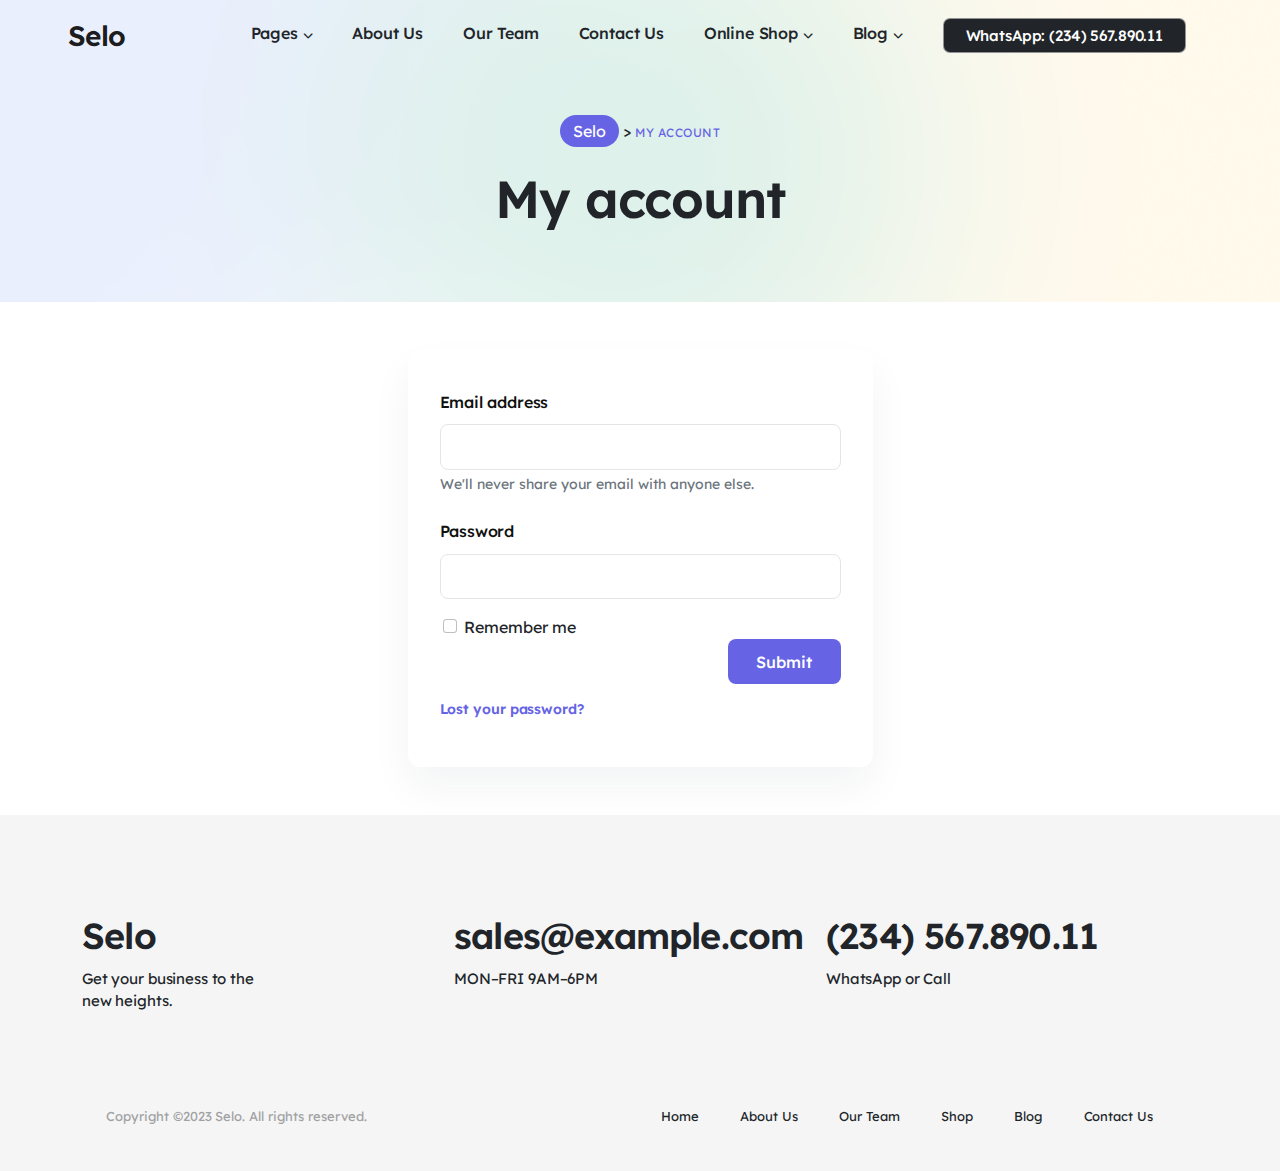
<file: account.html>
<!DOCTYPE html>
<html lang="en">

<head>
    <meta charset="UTF-8">
    <meta http-equiv="X-UA-Compatible" content="IE=edge">
    <meta name="viewport" content="width=device-width, initial-scale=1.0">
    <title>My account - Selo</title>
    <link rel="stylesheet" href="css/fonts.css">
    <link rel="stylesheet" href="css/all.min.css">
    <link rel="stylesheet" href="css/bootstrap.min.css">
    <link rel="stylesheet" href="css/header.css">
    <link rel="stylesheet" href="css/footer.css">

    <link rel="stylesheet" href="css/account.css">

</head>

<body>

    <header>
        <div class="container">
            <nav class="navbar navbar-expand-lg navbar-light">
                <div class="container-fluid flex-wrap align-items-center">
                    <button id="mobile-toggle" class="d-xl-none navbar-toggler animate-button collapsed" type="button"
                        data-toggle="collapse" data-target="#navbarSupportedContent"
                        aria-controls="navbarSupportedContent" aria-expanded="false" aria-label="Toggle navigation">
                        <span id="m-tgl-icon" class="animated-icon1"><span></span><span></span></span>
                    </button>
                    <a class="navbar-brand m-auto m-xl-0" href="#">Selo</a>
                    <div class="slide d-xl-block" id="navbarSupportedContent">
                        <div class="d-xl-flex align-items-center addin">
                            <ul class="navbar-nav flex-sm-column flex-xl-row me-auto mb-2 mb-lg-0 dropdown">
                                <li class="nav-item" data-bs-toggle="dropdown" aria-expanded="false">
                                    <a class="nav-link active" aria-current="page" href="#">
                                        <span>Pages</span>
                                        <i class="fa-solid fa-chevron-down"></i>
                                    </a>
                                    <ul class="dropdown-menu">
                                        <li><a class="dropdown-item" href="#">Digital Marketing Agency</a></li>
                                        <li><a class="dropdown-item" href="#">SEO Campaign</a></li>
                                        <li><a class="dropdown-item" href="#">Digital Product Marketing</a></li>
                                        <li><a class="dropdown-item" href="index.html">SEO Agency</a></li>
                                    </ul>
                                </li>
                                <li class="nav-item">
                                    <a class="nav-link active" aria-current="page" href="about.html">
                                        <span>About Us</span>
                                    </a>
                                </li>
                                <li class="nav-item">
                                    <a class="nav-link active" aria-current="page" href="team.html">
                                        <span>Our Team</span>
                                    </a>
                                </li>
                                <li class="nav-item">
                                    <a class="nav-link active" aria-current="page" href="Contanct.html">
                                        <span>Contact Us</span>

                                    </a>
                                </li>
                                <li class="nav-item dropdown" data-bs-toggle="dropdown" aria-expanded="false">
                                    <a class="nav-link active" aria-current="page" href="#">
                                        <span>Online Shop</span>
                                        <i class="fa-solid fa-chevron-down"></i>
                                    </a>
                                    <ul class="dropdown-menu">
                                        <li><a class="dropdown-item" href="#">Shop</a></li>
                                        <li><a class="dropdown-item" href="account.html">My account</a></li>
                                        <li><a class="dropdown-item" href="#">Cart</a></li>
                                        <li><a class="dropdown-item" href="#">Checkout</a></li>
                                    </ul>
                                </li>

                                <li class="nav-item dropdown" data-bs-toggle="dropdown" aria-expanded="false">
                                    <a class="nav-link active" aria-current="page" href="#">
                                        <span>Blog</span>
                                        <i class="fa-solid fa-chevron-down"></i>
                                    </a>
                                    <ul class="dropdown-menu">
                                        <li><a class="dropdown-item" href="#">Blog 1 Column</a></li>
                                        <li><a class="dropdown-item" href="#">Blog 1 Column with Sidebar</a></li>
                                        <li><a class="dropdown-item" href="#">Blog 1 Column with Sidebar</a></li>
                                        <li><a class="dropdown-item" href="#">Blog 2 Columns with Sidebar</a></li>
                                        <li><a class="dropdown-item" href="#">Blog 3 Columns</a></li>
                                    </ul>
                                </li>
                            </ul>
                            <div class="header-cta">
                                <a href="#">
                                    WhatsApp: (234) 567.890.11
                                </a>
                            </div>
                        </div>

                    </div>
                </div>
            </nav>
        </div>
        <section class="myaccount">
            <div class="container py-5">
                <div class="path">
                    <a href="#">Selo</a>
                    >
                    <span>
                        My account
                    </span>
                </div>
                <div class="account-header">
                    <h2>My account</h2>
                </div>
            </div>
        </section>

    </header>
    <section class="form">
        <div class="container my-3">
            <form class="my-5 col-xl-5 col-lg-8 col-md-10">
                <div class="mb-3">
                    <label for="exampleInputEmail1" class="form-label email">Email address</label>
                    <input type="email" class="form-control email-input" id="exampleInputEmail1"
                        aria-describedby="emailHelp">
                    <div id="emailHelp" class="form-text">We'll never share your email with anyone else.</div>
                </div>
                <div class="mb-3">
                    <label for="exampleInputPassword1" class="form-label email">Password</label>
                    <input type="password " class="form-control email-input" id="exampleInputPassword1">
                </div>
                <div class="mb-3 form-check">
                    <div>
                        <input type="checkbox" class="form-check-input remember" id="exampleCheck1">
                        <label class="form-check-label" for="exampleCheck1">Remember me</label>
                    </div>
                    <div class="text-end">
                        <button type="submit" class="btn btn-primary log">Submit</button>

                    </div>

                </div>
                <div class="lost">
                    <p>Lost your password?</p>
                </div>
            </form>
        </div>
    </section>
    <footer class="pt-5">
        <div class="container">
            <div class="footer">
                <div class="row flex-xl-row flex-column col-xl-12 pt-5 pt-xl-0 ">
                    <div class="col-xl-4 col-lg-8 col-12 py-xl-5 pb-5">
                        <div class="footer-content">
                            <h3>Selo</h3>
                            <p>Get your business to the
                                <br>
                                new heights.
                            </p>
                        </div>
                    </div>
                    <div class="col-xl-4 col-lg-8 col-12 py-xl-5 pb-5">
                        <div class="f-email">
                            <h3>sales@example.com</h3>
                            <p>MON–FRI 9AM–6PM
                            </p>
    
                        </div>
                    </div>
                    <div class="col-xl-4 col-lg-8 col-12 py-xl-5 pb-5">
                        <div class="f-email">
                            <h3>(234) 567.890.11</h3>
                            <p>WhatsApp or Call
                            </p>
                        </div>
                    </div>
    
                </div>
            </div>
           
            <div class="footer-bottom d-flex flex-wrap justify-content-between p-4 align-items-center">
                <p class="order-xl-0 order-1 col-12 text-center text-xl-start py-4 col-xl-6">
                    Copyright ©2023 Selo. All rights reserved.
                </p>
                <ul class="m-auto footer-menu d-flex align-items-center col-xl-6 justify-content-between flex-wrap p-0 col-12 order-0 order-xl-1 col-lg-8">
                    <li>Home</li>
                    <li>About Us</li>
                    <li>Our Team</li>
                    <li>Shop</li>
                    <li>Blog</li>
                    <li>Contact Us</li>
                </ul>
            </div>
        </div>
    </footer>
    <script src="js/bootstrap.bundle.min.js"></script>
    <script src="js/popper.min.js"></script>
    <script src="js/bootstrap.min.js"></script>
    <script src="js/jquery-3.6.3.min.js"></script>
    <script>

        $(document).ready(function () {
            $("#mobile-toggle").click(function () {
                $(".slide").slideToggle("slow");
                $(".addin").addClass("slide-inner");
                $("#m-tgl-icon").toggleClass("new-icon");
            });
        });
    </script>
</body>
<style>
    header {
        background-image: url('img/banner-bg-about-us.png');
        background-position: top center;
        background-repeat: no-repeat;
        background-size: cover;
    }

    @media (max-width:1200px) {
        header {
            background-color: white;
            background-image: none;
        }
    }
</style>


</html>
</file>
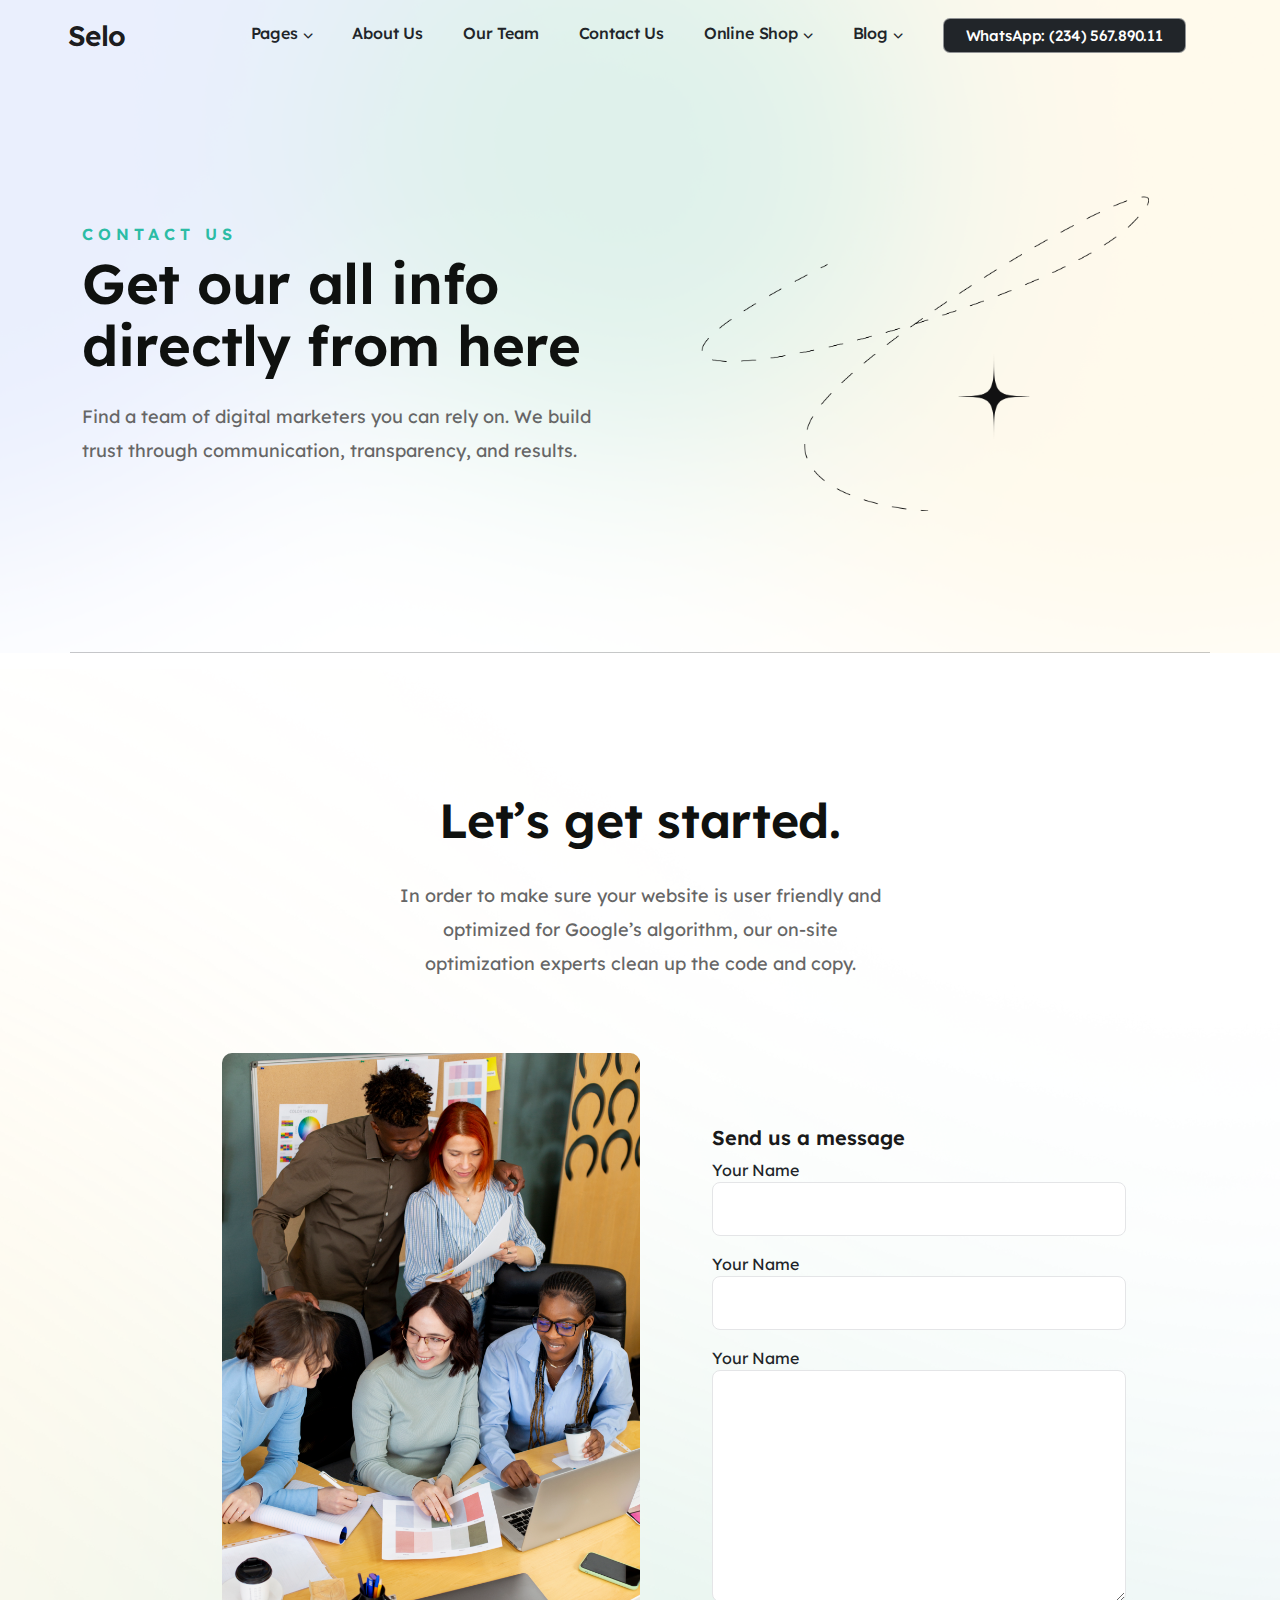
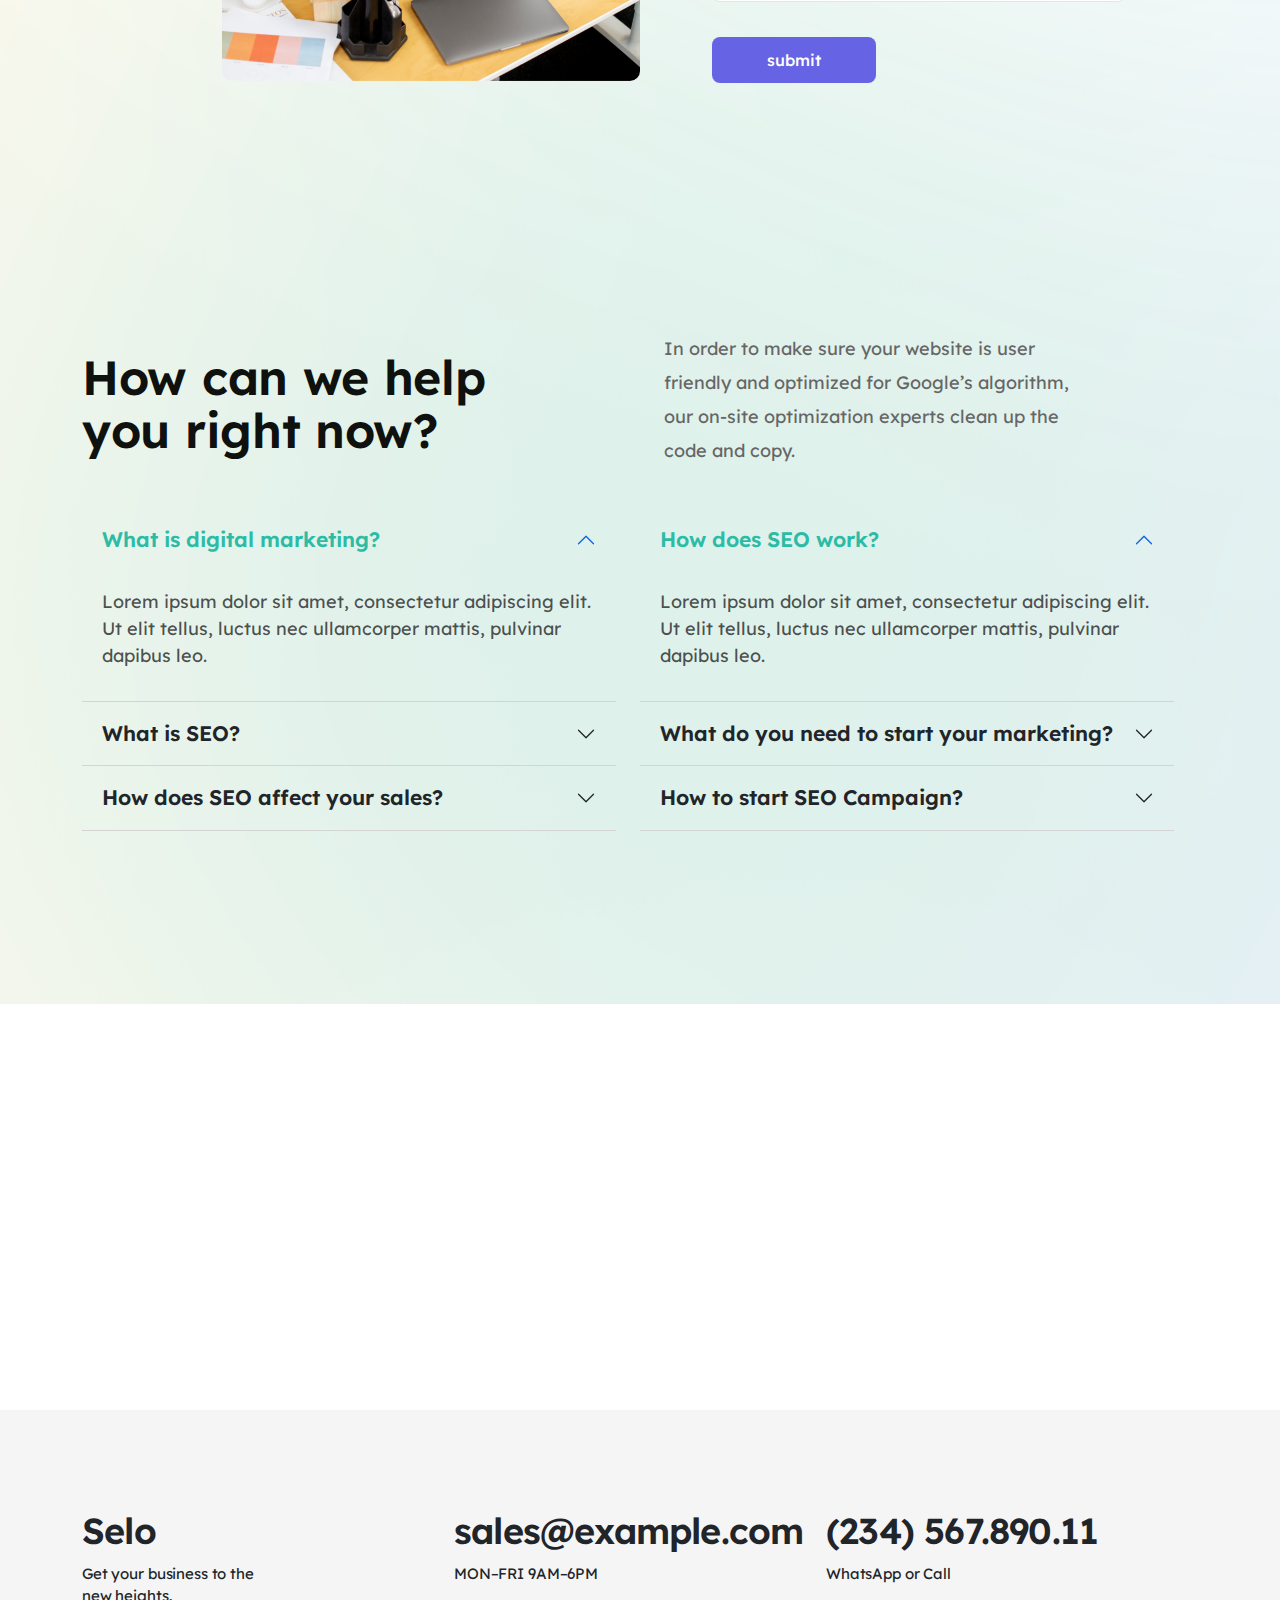
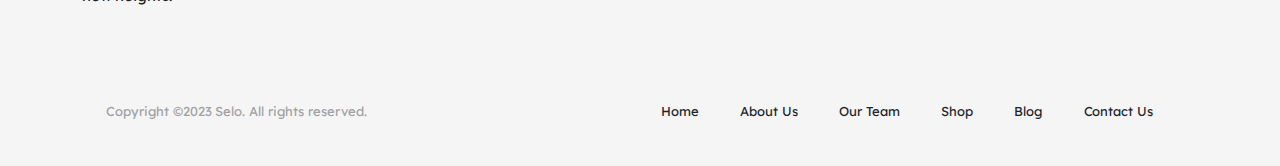
<file: Contanct.html>
<!DOCTYPE html>
<html lang="en">

<head>
    <meta charset="UTF-8">
    <meta http-equiv="X-UA-Compatible" content="IE=edge">
    <meta name="viewport" content="width=device-width, initial-scale=1.0">
    <title>Contanct Us - Selo</title>
    <link rel="stylesheet" href="css/fonts.css">
    <link rel="stylesheet" href="css/all.min.css">
    <link rel="stylesheet" href="css/bootstrap.min.css">
    <link rel="stylesheet" href="css/utility.css">
    <link rel="stylesheet" href="css/header.css">
    <link rel="stylesheet" href="css/footer.css">
    <link rel="stylesheet" href="css/about.css">
    <link rel="stylesheet" href="css/contact.css">

</head>
<body>

    <header>
        <div class="container">
            <nav class="navbar navbar-expand-lg navbar-light">
                <div class="container-fluid flex-wrap align-items-center">
                    <button id="mobile-toggle" class="d-xl-none navbar-toggler animate-button collapsed" type="button"
                        data-toggle="collapse" data-target="#navbarSupportedContent"
                        aria-controls="navbarSupportedContent" aria-expanded="false" aria-label="Toggle navigation">
                        <span id="m-tgl-icon" class="animated-icon1"><span></span><span></span></span>
                    </button>
                    <a class="navbar-brand m-auto m-xl-0" href="#">Selo</a>
                    <div class="slide d-xl-block" id="navbarSupportedContent">
                        <div class="d-xl-flex align-items-center addin">
                            <ul class="navbar-nav flex-sm-column flex-xl-row me-auto mb-2 mb-lg-0 dropdown">
                                <li class="nav-item" data-bs-toggle="dropdown" aria-expanded="false">
                                    <a class="nav-link active" aria-current="page" href="#">
                                        <span>Pages</span>
                                        <i class="fa-solid fa-chevron-down"></i>
                                    </a>
                                    <ul class="dropdown-menu">
                                        <li><a class="dropdown-item" href="#">Digital Marketing Agency</a></li>
                                        <li><a class="dropdown-item" href="#">SEO Campaign</a></li>
                                        <li><a class="dropdown-item" href="#">Digital Product Marketing</a></li>
                                        <li><a class="dropdown-item" href="index.html">SEO Agency</a></li>
                                    </ul>
                                </li>
                                <li class="nav-item">
                                    <a class="nav-link active" aria-current="page" href="about.html">
                                        <span>About Us</span>
                                    </a>
                                </li>
                                <li class="nav-item">
                                    <a class="nav-link active" aria-current="page" href="team.html">
                                        <span>Our Team</span>
                                    </a>
                                </li>
                                <li class="nav-item">
                                    <a class="nav-link active" aria-current="page" href="Contanct.html">
                                        <span>Contact Us</span>

                                    </a>
                                </li>
                                <li class="nav-item dropdown" data-bs-toggle="dropdown" aria-expanded="false">
                                    <a class="nav-link active" aria-current="page" href="#">
                                        <span>Online Shop</span>
                                        <i class="fa-solid fa-chevron-down"></i>
                                    </a>
                                    <ul class="dropdown-menu">
                                        <li><a class="dropdown-item" href="#">Shop</a></li>
                                        <li><a class="dropdown-item" href="account.html">My account</a></li>
                                        <li><a class="dropdown-item" href="#">Cart</a></li>
                                        <li><a class="dropdown-item" href="#">Checkout</a></li>
                                    </ul>
                                </li>

                                <li class="nav-item dropdown" data-bs-toggle="dropdown" aria-expanded="false">
                                    <a class="nav-link active" aria-current="page" href="#">
                                        <span>Blog</span>
                                        <i class="fa-solid fa-chevron-down"></i>
                                    </a>
                                    <ul class="dropdown-menu">
                                        <li><a class="dropdown-item" href="#">Blog 1 Column</a></li>
                                        <li><a class="dropdown-item" href="#">Blog 1 Column with Sidebar</a></li>
                                        <li><a class="dropdown-item" href="#">Blog 1 Column with Sidebar</a></li>
                                        <li><a class="dropdown-item" href="#">Blog 2 Columns with Sidebar</a></li>
                                        <li><a class="dropdown-item" href="#">Blog 3 Columns</a></li>
                                    </ul>
                                </li>
                            </ul>
                            <div class="header-cta">
                                <a href="#">
                                    WhatsApp: (234) 567.890.11
                                </a>
                            </div>
                        </div>

                    </div>
                </div>
            </nav>
        </div>
        <section class="banner p-125">
            <div class="container">
                <div class="row align-items-center">
                    <div class="col-lg-6 col-md-10 col-12 m-auto">
                        <div class="banner-text">
                            <h4 class="mb-2 text-center text-lg-start"> 				Contact us						 </h4>
                            <h2 class="pb-4 text-center text-lg-start col-12 col-sm-7 col-lg-12 m-auto m-lg-0">

                                
							Get our all info  directly from here						
                            </h2>
                            <p class="mb-3 pe-lg-3 text-center text-lg-start p-0">
                                
							Find a team of digital marketers you can rely on. We build trust through communication, transparency, and results.						
                            </p>
                        </div>
                    </div>
                    <div class="col-6 d-none d-lg-inline-block">
                        <img width="514" src="img/vefce.png" alt="">
                    </div>
                </div>
            </div>

        </section>
        <hr class="container">
    </header>
    <div class="form p-125">
        <div class="container">
            <div class="form-header">
                <h2 class="pb-4">
                    Let’s get started.
                </h2>
                <p>
                    
                            In order to make sure your website is user friendly and optimized for Google’s algorithm, our on-site optimization experts clean up the code and copy.						
                </p>
            </div>
            <div class="form-section d-flex flex-wrap py-5 my-4 col-xl-12 justify-content-center">
                <div class="col-xl-6 col-lg-8 col-md-10 col-12 order-1 order-xl-0">
                    <img src="img/form-img.png" alt="">
                </div>
                <div class="col-xl-6 col-lg-8 col-md-10 col-12 p-4 order-0 order-xl-1">
                    <form action="" class="p-md-5 p-3">
                        <h3>
                            Send us a message
                        </h3>
                        <label for="">Your Name</label> <br>
                        <input type="text"><br>
                        <label for="">Your Name</label><br>
                        <input type="text"><br>
                        <label for="">Your Name</label><br>
                    <textarea name="" id="" cols="40" rows="10"></textarea>    
                    <span class="my-4 d-inline-block">
                        <a href="#">submit</a>
                    </span>              
                 </form>
                </div>
            </div>
        </div>
        <section class="faq py-5">
            <div class="container">
                <div class="faq-header d-flex flex-wrap">
                    <div class="col-xl-6 col-lg-8 col-md-10 col-12 m-auto">
                        <h2>
                            How can we help you right now?						
                        </h2>
                    </div>
                    <div class="col-xl-6 col-lg-8 col-md-10 col-12 m-auto p-4">
                        <p>
                            In order to make sure your website is user friendly and optimized for Google’s algorithm, our on-site optimization experts clean up the code and copy.						</p>
                    </div>
                </div>
                <div class="row">
                        <div class="accordion row" id="accordionExample">
                            <div class="col-xl-6 col-lg-8 col-md-10 col-12 m-auto">
                                <div class="accordion-item">
                                    <h2 class="accordion-header" id="headingOne">
                                      <button class="accordion-button" type="button" data-bs-toggle="collapse" data-bs-target="#collapseOne" aria-expanded="true" aria-controls="collapseOne">
                                        What is digital marketing?
                                      </button>
                                    </h2>
                                    <div id="collapseOne" class="accordion-collapse collapse show" aria-labelledby="headingOne" data-bs-parent="#accordionExample">
                                      <div class="accordion-body">
                                        <p>
                                            Lorem ipsum dolor sit amet, consectetur adipiscing elit. Ut elit tellus, luctus nec ullamcorper mattis, pulvinar dapibus leo.
                                        </p>
                                      </div>
                                    </div>
                                  </div>
                                  <div class="accordion-item">
                                    <h2 class="accordion-header" id="headingTwo">
                                      <button class="accordion-button collapsed" type="button" data-bs-toggle="collapse" data-bs-target="#collapseTwo" aria-expanded="false" aria-controls="collapseTwo">
                                        What is SEO?
                                      </button>
                                    </h2>
                                    <div id="collapseTwo" class="accordion-collapse collapse" aria-labelledby="headingTwo" data-bs-parent="#accordionExample">
                                      <div class="accordion-body">
                                        <p>
                                            Lorem ipsum dolor sit amet, consectetur adipiscing elit. Ut elit tellus, luctus nec ullamcorper mattis, pulvinar dapibus leo.
                                        </p>
                                      </div>
                                    </div>
                                  </div>
                                  <div class="accordion-item">
                                    <h2 class="accordion-header" id="headingThree">
                                      <button class="accordion-button collapsed" type="button" data-bs-toggle="collapse" data-bs-target="#collapseThree" aria-expanded="false" aria-controls="collapseThree">
                                        How does SEO affect your sales?
                                      </button>
                                    </h2>
                                    <div id="collapseThree" class="accordion-collapse collapse" aria-labelledby="headingThree" data-bs-parent="#accordionExample">
                                      <div class="accordion-body">
                                        <p>
                                            Lorem ipsum dolor sit amet, consectetur adipiscing elit. Ut elit tellus, luctus nec ullamcorper mattis, pulvinar dapibus leo.
                                        </p>
                                      </div>
                                    </div>
                                  </div>
                            </div>
                            <div class="col-xl-6 col-lg-8 col-md-10 col-12 m-auto">
                                <div class="accordion-item">
                                    <h2 class="accordion-header" id="headingOne">
                                      <button class="accordion-button" type="button" data-bs-toggle="collapse" data-bs-target="#collapseFour" aria-expanded="true" aria-controls="collapseOne">
                                        How does SEO work?
                                      </button>
                                    </h2>
                                    <div id="collapseFour" class="accordion-collapse collapse show" aria-labelledby="headingOne" data-bs-parent="#accordionExample">
                                      <div class="accordion-body">
                                        <p>
                                            Lorem ipsum dolor sit amet, consectetur adipiscing elit. Ut elit tellus, luctus nec ullamcorper mattis, pulvinar dapibus leo.
                                        </p>
                                      </div>
                                    </div>
                                  </div>
                                  <div class="accordion-item">
                                    <h2 class="accordion-header" id="headingTwo">
                                      <button class="accordion-button collapsed" type="button" data-bs-toggle="collapse" data-bs-target="#collapseFive" aria-expanded="false" aria-controls="collapseTwo">
                                        What do you need to start your marketing?
                                      </button>
                                    </h2>
                                    <div id="collapseFive" class="accordion-collapse collapse" aria-labelledby="headingTwo" data-bs-parent="#accordionExample">
                                      <div class="accordion-body">
                                        <p>
                                            Lorem ipsum dolor sit amet, consectetur adipiscing elit. Ut elit tellus, luctus nec ullamcorper mattis, pulvinar dapibus leo.
                                        </p>
                                      </div>
                                    </div>
                                  </div>
                                  <div class="accordion-item">
                                    <h2 class="accordion-header" id="headingThree">
                                      <button class="accordion-button collapsed" type="button" data-bs-toggle="collapse" data-bs-target="#collapseSix" aria-expanded="false" aria-controls="collapseThree">
                                        How to start SEO Campaign?
                                      </button>
                                    </h2>
                                    <div id="collapseSix" class="accordion-collapse collapse" aria-labelledby="headingThree" data-bs-parent="#accordionExample">
                                      <div class="accordion-body">
                                        <p>
                                            Lorem ipsum dolor sit amet, consectetur adipiscing elit. Ut elit tellus, luctus nec ullamcorper mattis, pulvinar dapibus leo.
                                        </p>
                                      </div>
                                    </div>
                                  </div>
                            </div>
                          </div>
                </div>
            </div>
        </section>
    </div>

    <div>
        <iframe src="https://www.google.com/maps/embed?pb=!1m18!1m12!1m3!1d29753.625678486005!2d72.83810170887271!3d21.223789001992984!2m3!1f0!2f0!3f0!3m2!1i1024!2i768!4f13.1!3m3!1m2!1s0x3be04f4783e04dc3%3A0x84283bcabd051a32!2sRed%20%26%20White%20Multimedia%20Education%20-%20Mota%20Varachha!5e0!3m2!1sen!2sin!4v1676802757827!5m2!1sen!2sin" width="100%" height="400" style="border:0;" allowfullscreen="" loading="lazy" referrerpolicy="no-referrer-when-downgrade"></iframe>
    </div>
    <footer class="pt-5">
        <div class="container">
            <div class="footer">
                <div class="row flex-xl-row flex-column col-xl-12 pt-5 pt-xl-0 ">
                    <div class="col-xl-4 col-lg-8 col-12 py-xl-5 pb-5">
                        <div class="footer-content">
                            <h3>Selo</h3>
                            <p>Get your business to the
                                <br>
                                new heights.
                            </p>
                        </div>
                    </div>
                    <div class="col-xl-4 col-lg-8 col-12 py-xl-5 pb-5">
                        <div class="f-email">
                            <h3>sales@example.com</h3>
                            <p>MON–FRI 9AM–6PM
                            </p>
    
                        </div>
                    </div>
                    <div class="col-xl-4 col-lg-8 col-12 py-xl-5 pb-5">
                        <div class="f-email">
                            <h3>(234) 567.890.11</h3>
                            <p>WhatsApp or Call
                            </p>
                        </div>
                    </div>
    
                </div>
            </div>
           
            <div class="footer-bottom d-flex flex-wrap justify-content-between p-4 align-items-center">
                <p class="order-xl-0 order-1 col-12 text-center text-xl-start py-4 col-xl-6">
                    Copyright ©2023 Selo. All rights reserved.
                </p>
                <ul class="m-auto footer-menu d-flex align-items-center col-xl-6 justify-content-between flex-wrap p-0 col-12 order-0 order-xl-1 col-lg-8">
                    <li>Home</li>
                    <li>About Us</li>
                    <li>Our Team</li>
                    <li>Shop</li>
                    <li>Blog</li>
                    <li>Contact Us</li>
                </ul>
            </div>
        </div>
    </footer>
    <script src="js/bootstrap.bundle.min.js"></script>
    <script src="js/popper.min.js"></script>
    <script src="js/bootstrap.min.js"></script>
    <script src="js/jquery-3.6.3.min.js"></script>
<script>
    
    $(document).ready(function () {
        $("#mobile-toggle").click(function () {
            $(".slide").slideToggle("slow");
            $(".addin").addClass("slide-inner");
            $("#m-tgl-icon").toggleClass("new-icon"); 
        });
    });
</script>
</body>
<style>
        header{
        background-image: url('img/banner-bg-about-us.png');
        background-position: top center;
        background-repeat: no-repeat;
        background-size: cover;
    }
    
    @media (max-width:1200px) {
        header {
            background-color: white;
            background-image: none;
        }
        }
</style>


</html>
</file>
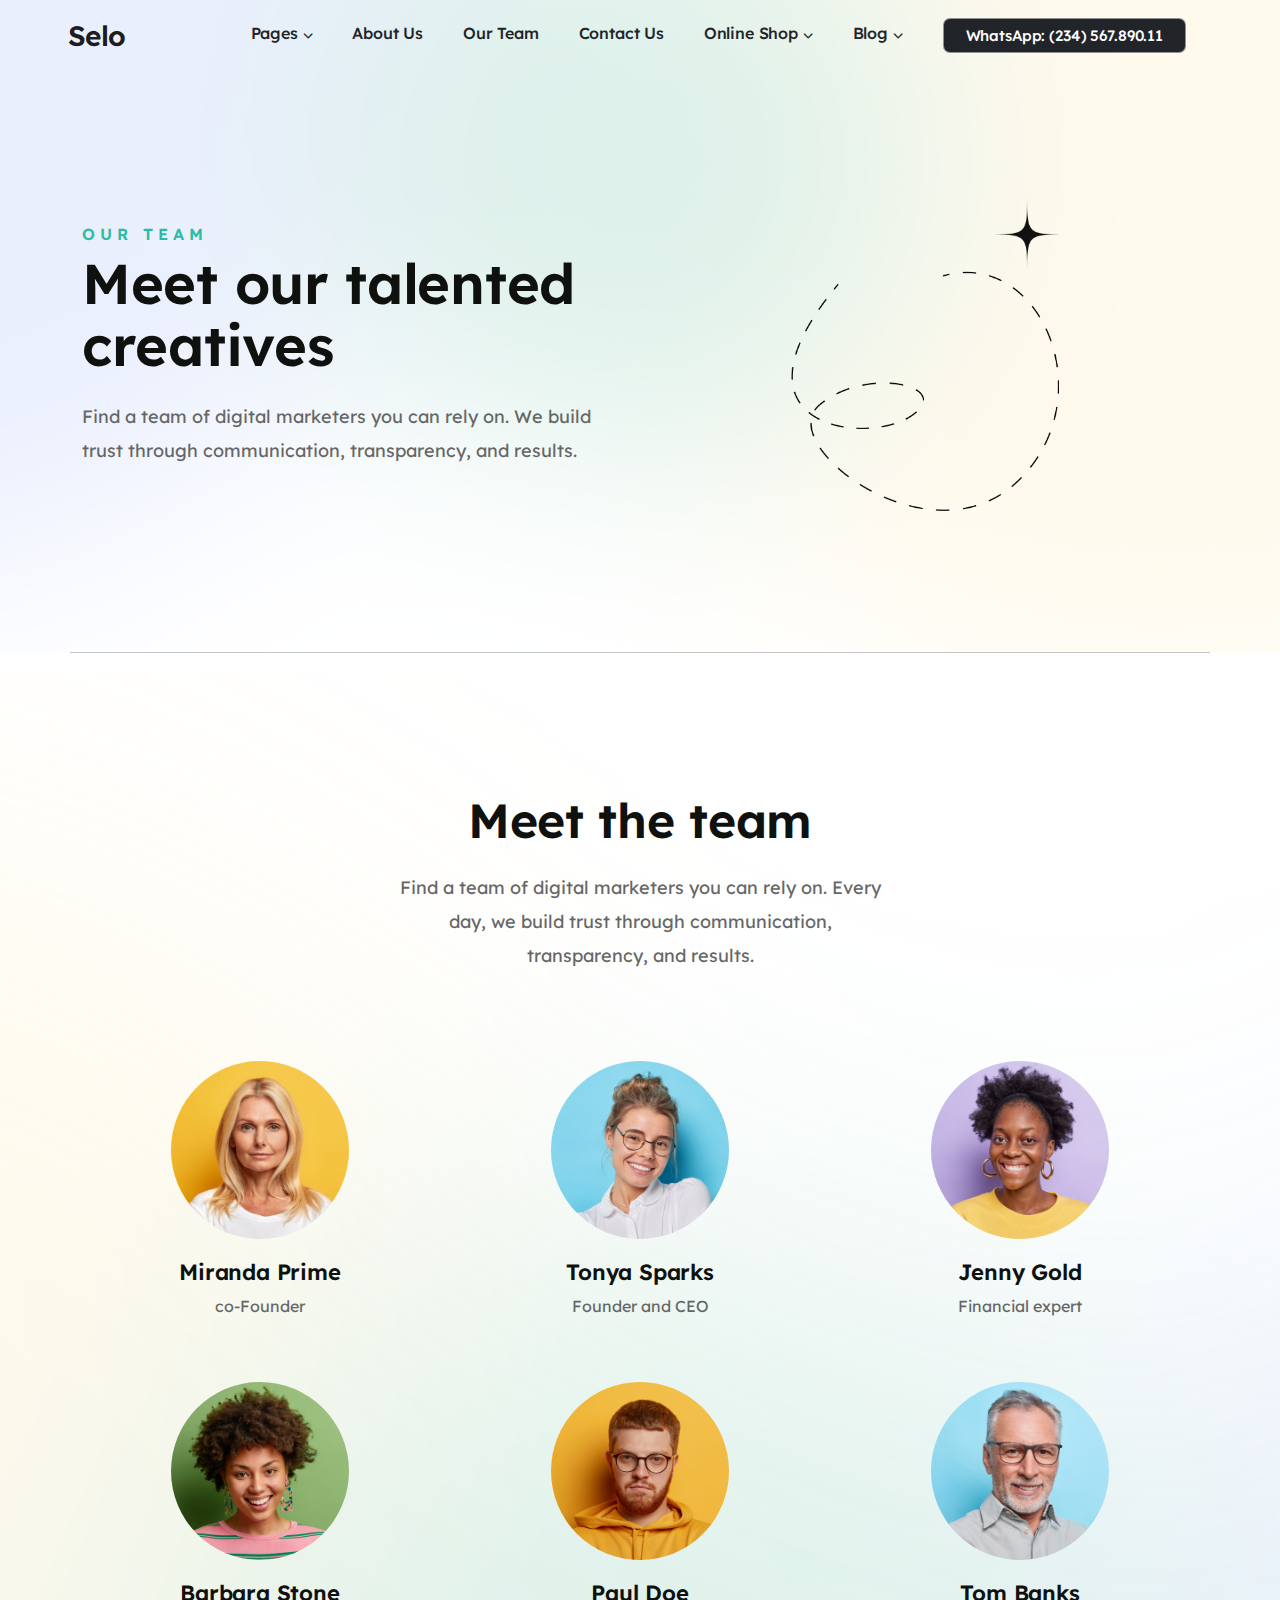
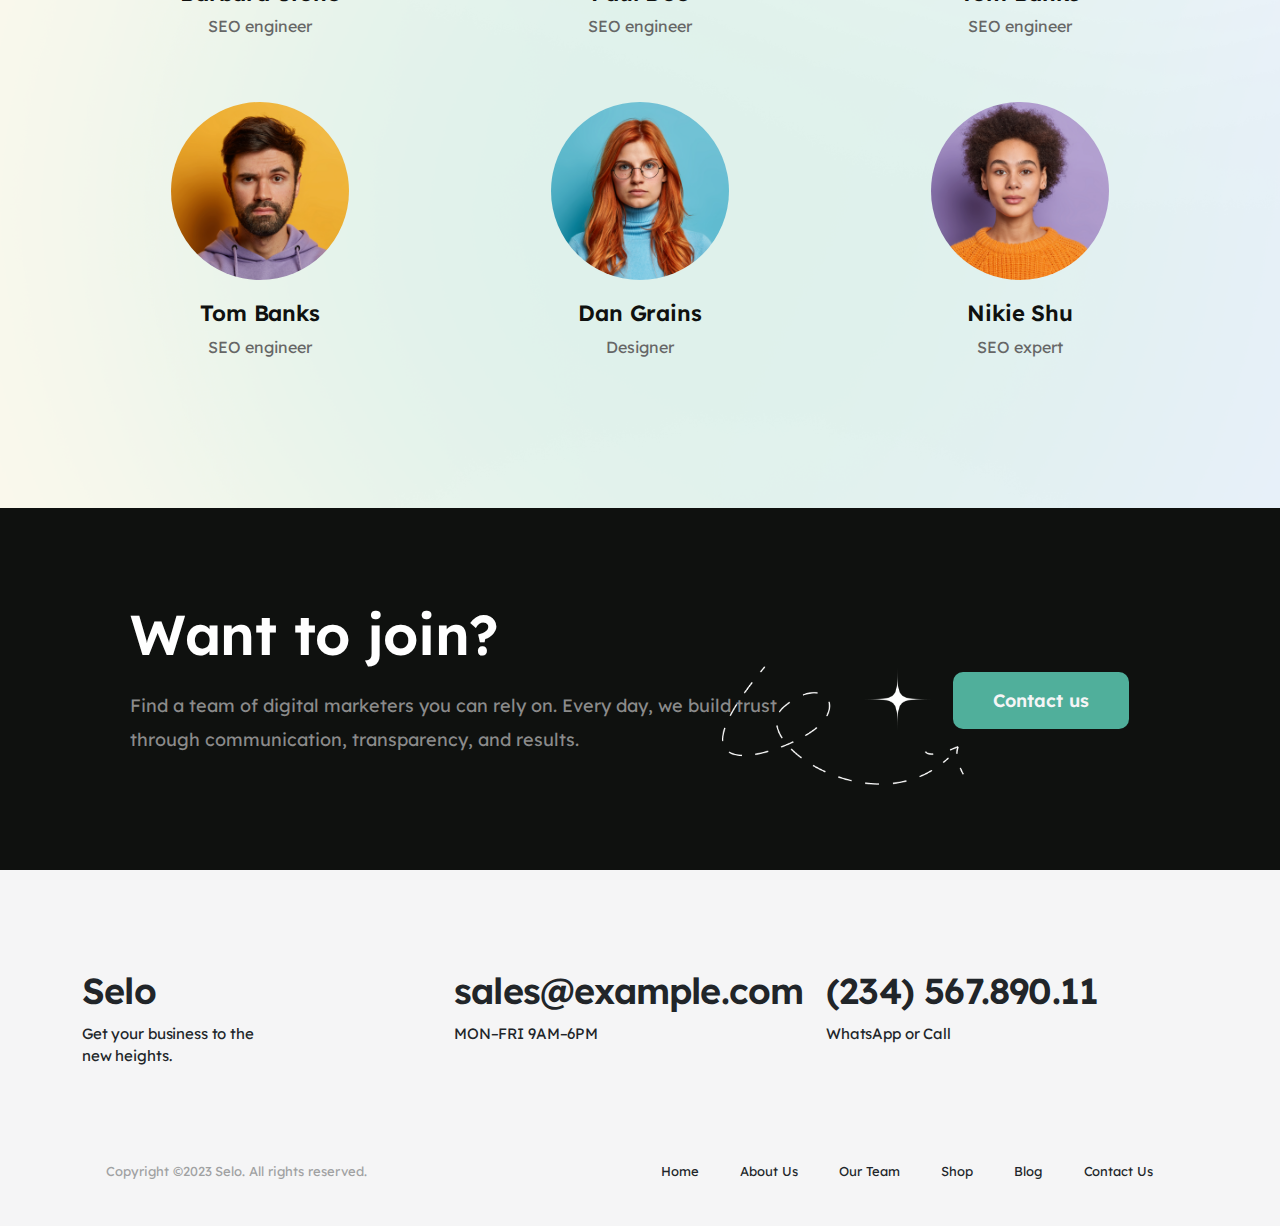
<file: team.html>
<!DOCTYPE html>
<html lang="en">

<head>
    <meta charset="UTF-8">
    <meta http-equiv="X-UA-Compatible" content="IE=edge">
    <meta name="viewport" content="width=device-width, initial-scale=1.0">
    <title>Our Team - Selo</title>
    <link rel="stylesheet" href="css/fonts.css">
    <link rel="stylesheet" href="css/all.min.css">
    <link rel="stylesheet" href="css/bootstrap.min.css">
    <link rel="stylesheet" href="css/utility.css">
    <link rel="stylesheet" href="css/header.css">
    <link rel="stylesheet" href="css/footer.css">
    <link rel="stylesheet" href="css/about.css">

</head>
<body>

    <header>
        <div class="container">
            <nav class="navbar navbar-expand-lg navbar-light">
                <div class="container-fluid flex-wrap align-items-center">
                    <button id="mobile-toggle" class="d-xl-none navbar-toggler animate-button collapsed" type="button"
                        data-toggle="collapse" data-target="#navbarSupportedContent"
                        aria-controls="navbarSupportedContent" aria-expanded="false" aria-label="Toggle navigation">
                        <span id="m-tgl-icon" class="animated-icon1"><span></span><span></span></span>
                    </button>
                    <a class="navbar-brand m-auto m-xl-0" href="#">Selo</a>
                    <div class="slide d-xl-block" id="navbarSupportedContent">
                        <div class="d-xl-flex align-items-center addin">
                            <ul class="navbar-nav flex-sm-column flex-xl-row me-auto mb-2 mb-lg-0 dropdown">
                                <li class="nav-item" data-bs-toggle="dropdown" aria-expanded="false">
                                    <a class="nav-link active" aria-current="page" href="#">
                                        <span>Pages</span>
                                        <i class="fa-solid fa-chevron-down"></i>
                                    </a>
                                    <ul class="dropdown-menu">
                                        <li><a class="dropdown-item" href="#">Digital Marketing Agency</a></li>
                                        <li><a class="dropdown-item" href="#">SEO Campaign</a></li>
                                        <li><a class="dropdown-item" href="#">Digital Product Marketing</a></li>
                                        <li><a class="dropdown-item" href="index.html">SEO Agency</a></li>
                                    </ul>
                                </li>
                                <li class="nav-item">
                                    <a class="nav-link active" aria-current="page" href="about.html">
                                        <span>About Us</span>
                                    </a>
                                </li>
                                <li class="nav-item">
                                    <a class="nav-link active" aria-current="page" href="team.html">
                                        <span>Our Team</span>
                                    </a>
                                </li>
                                <li class="nav-item">
                                    <a class="nav-link active" aria-current="page" href="Contanct.html">
                                        <span>Contact Us</span>

                                    </a>
                                </li>
                                <li class="nav-item dropdown" data-bs-toggle="dropdown" aria-expanded="false">
                                    <a class="nav-link active" aria-current="page" href="#">
                                        <span>Online Shop</span>
                                        <i class="fa-solid fa-chevron-down"></i>
                                    </a>
                                    <ul class="dropdown-menu">
                                        <li><a class="dropdown-item" href="#">Shop</a></li>
                                        <li><a class="dropdown-item" href="account.html">My account</a></li>
                                        <li><a class="dropdown-item" href="#">Cart</a></li>
                                        <li><a class="dropdown-item" href="#">Checkout</a></li>
                                    </ul>
                                </li>

                                <li class="nav-item dropdown" data-bs-toggle="dropdown" aria-expanded="false">
                                    <a class="nav-link active" aria-current="page" href="#">
                                        <span>Blog</span>
                                        <i class="fa-solid fa-chevron-down"></i>
                                    </a>
                                    <ul class="dropdown-menu">
                                        <li><a class="dropdown-item" href="#">Blog 1 Column</a></li>
                                        <li><a class="dropdown-item" href="#">Blog 1 Column with Sidebar</a></li>
                                        <li><a class="dropdown-item" href="#">Blog 1 Column with Sidebar</a></li>
                                        <li><a class="dropdown-item" href="#">Blog 2 Columns with Sidebar</a></li>
                                        <li><a class="dropdown-item" href="#">Blog 3 Columns</a></li>
                                    </ul>
                                </li>
                            </ul>
                            <div class="header-cta">
                                <a href="#">
                                    WhatsApp: (234) 567.890.11
                                </a>
                            </div>
                        </div>

                    </div>
                </div>
            </nav>
        </div>
        <section class="banner p-125">
            <div class="container">
                <div class="row align-items-center">
                    <div class="col-lg-6 col-md-10 col-12 m-auto">
                        <div class="banner-text">
                            <h4 class="mb-2 text-center text-lg-start"> 				Our team						 </h4>
                            <h2 class="pb-4 text-center text-lg-start col-12 col-sm-9 col-lg-12 m-auto m-lg-0">

                               
							Meet our talented creatives						
                            </h2>
                            <p class="mb-3 pe-lg-3 text-center text-lg-start p-0">
                                
							Find a team of digital marketers you can rely on. We build trust through communication, transparency, and results.						
                            </p>
                        </div>
                    </div>
                    <div class="col-6 d-none d-lg-inline-block">
                        <img width="514" src="img/evi.png" alt="">
                    </div>
                </div>
            </div>

        </section>
        <hr class="container">

    </header>
    <section class="team p-125">
        <div class="container">
            <div class="team-header pb-5">
                <div class="col-12">
                    <h2 class="pb-4">
                       
							Meet the team						
                    </h2>
                </div>
                <div class="col-12">
                    <p>
                        Find a team of digital marketers you can rely on. Every day, we build trust through
                        communication, transparency, and results.
                    </p>
                </div>
            </div>
            <div class="team-member">
                <div class="row">
                    <div class="col-xl-4 col-md-7 m-auto py-4">
                        <div class="team-content">
                            <div class="team-pic py-3">
                                <img src="img/pic-1.png" alt="">
                            </div>
                            <h2>
                                Miranda Prime
                            </h2>
                            <span>
                                co-Founder
                            </span>
                        </div>
                    </div>
                    <div class="col-xl-4 col-md-7 m-auto py-4">
                        <div class="team-content">
                            <div class="team-pic py-3">
                                <img src="img/pic-2.png" alt="">
                            </div>
                            <h2>
                                
							Tonya Sparks						
                            </h2>
                            <span>
                                
							Founder and CEO						
                            </span>
                        </div>
                    </div>
                    <div class="col-xl-4 col-md-7 m-auto py-4">
                        <div class="team-content">
                            <div class="team-pic py-3">
                                <img src="img/pic-3.png" alt="">
                            </div>
                            <h2>
                               
							Jenny Gold						
                            </h2>
                            <span>
                                
							Financial expert						
                            </span>
                        </div>
                    </div>
                    <div class="col-xl-4 col-md-7 m-auto py-4">
                        <div class="team-content">
                            <div class="team-pic py-3">
                                <img src="img/pic-4.png" alt="">
                            </div>
                            <h2>
                               
							Barbara Stone						
                            </h2>
                            <span>
                                
							SEO engineer						
                            </span>
                        </div>
                    </div>
                    <div class="col-xl-4 col-md-7 m-auto py-4">
                        <div class="team-content">
                            <div class="team-pic py-3">
                                <img src="img/pic-5.png" alt="">
                            </div>
                            <h2>
                               
							Paul Doe						
                            </h2>
                            <span>
                                
							SEO engineer						
                            </span>
                        </div>
                    </div>
                    <div class="col-xl-4 col-md-7 m-auto py-4">
                        <div class="team-content">
                            <div class="team-pic py-3">
                                <img src="img/pic-6.png" alt="">
                            </div>
                            <h2>
                                
							Tom Banks						
                            </h2>
                            <span>
                            
							SEO engineer						
                            </span>
                        </div>
                    </div>
                    <div class="col-xl-4 col-md-7 m-auto py-4">
                        <div class="team-content">
                            <div class="team-pic py-3">
                                <img src="img/pic-7.png" alt="">
                            </div>
                            <h2>
                                
							Tom Banks						
                            </h2>
                            <span>
                            
							SEO engineer						
                            </span>
                        </div>
                    </div>
                    <div class="col-xl-4 col-md-7 m-auto py-4">
                        <div class="team-content">
                            <div class="team-pic py-3">
                                <img src="img/pic-8.png" alt="">
                            </div>
                            <h2>
                                
							
                                Dan Grains											
                            </h2>
                            <span>
                            
							
                                Designer												
                            </span>
                        </div>
                    </div>
                    <div class="col-xl-4 col-md-7 m-auto py-4">
                        <div class="team-content">
                            <div class="team-pic py-3">
                                <img src="img/pic-9.png" alt="">
                            </div>
                            <h2>
                                
							
                                
							Nikie Shu																	
                            </h2>
                            <span>
                            
							
                               
							SEO expert																	
                            </span>
                        </div>
                    </div>
                </div>
            </div>
        </div>
    </section>
    <section class="contact-us py-5">
        <div class="container">
            <div class="row p-5">
                <div class="col-xl-8 col-12 contact-content">
                    <h2 class="pb-3 text-center text-xl-start">
                        Want to join?
                    </h2>
                    <p class="text-center text-xl-start">
                        Find a team of digital marketers you can rely on. Every day, we build trust through communication,
                        transparency, and results.
                    </p>
                </div>
                <div class="col-xl-4 col-12 position-relative">
                    <div class="contact-us-button">
                        <a href="#">Contact us</a>
                    </div>
                </div>
            </div>
        </div>
    </section>
    <footer class="pt-5">
        <div class="container">
            <div class="footer">
                <div class="row flex-xl-row flex-column col-xl-12 pt-5 pt-xl-0 ">
                    <div class="col-xl-4 col-lg-8 col-12 py-xl-5 pb-5">
                        <div class="footer-content">
                            <h3>Selo</h3>
                            <p>Get your business to the
                                <br>
                                new heights.
                            </p>
                        </div>
                    </div>
                    <div class="col-xl-4 col-lg-8 col-12 py-xl-5 pb-5">
                        <div class="f-email">
                            <h3>sales@example.com</h3>
                            <p>MON–FRI 9AM–6PM
                            </p>
    
                        </div>
                    </div>
                    <div class="col-xl-4 col-lg-8 col-12 py-xl-5 pb-5">
                        <div class="f-email">
                            <h3>(234) 567.890.11</h3>
                            <p>WhatsApp or Call
                            </p>
                        </div>
                    </div>
    
                </div>
            </div>
           
            <div class="footer-bottom d-flex flex-wrap justify-content-between p-4 align-items-center">
                <p class="order-xl-0 order-1 col-12 text-center text-xl-start py-4 col-xl-6">
                    Copyright ©2023 Selo. All rights reserved.
                </p>
                <ul class="m-auto footer-menu d-flex align-items-center col-xl-6 justify-content-between flex-wrap p-0 col-12 order-0 order-xl-1 col-lg-8">
                    <li>Home</li>
                    <li>About Us</li>
                    <li>Our Team</li>
                    <li>Shop</li>
                    <li>Blog</li>
                    <li>Contact Us</li>
                </ul>
            </div>
        </div>
    </footer>
    <script src="js/bootstrap.bundle.min.js"></script>
    <script src="js/popper.min.js"></script>
    <script src="js/bootstrap.min.js"></script>
    <script src="js/jquery-3.6.3.min.js"></script>
<script>
    
    $(document).ready(function () {
        $("#mobile-toggle").click(function () {
            $(".slide").slideToggle("slow");
            $(".addin").addClass("slide-inner");
            $("#m-tgl-icon").toggleClass("new-icon");
        });
    });
</script>
</body>
<style>
        header{
        background-image: url('img/banner-bg-about-us.png');
        background-position: top center;
        background-repeat: no-repeat;
        background-size: cover;
    }
    .team{
        background-image: url('img/efvij.png');
    background-position: bottom center;
    background-size: cover;
    }
    
    @media (max-width:1200px) {
        header {
            background-color: white;
            background-image: none;
        }
        }
</style>


</html>
</file>
<file: css/fonts.css>
@font-face {
    font-family: 'Lexend';
    src: url('../fonts/Lexend-Regular.woff2') format('woff2'),
        url('../fonts/Lexend-Regular.woff') format('woff');
    font-weight: normal;
    font-style: normal;
    font-display: swap;
}

@font-face {
    font-family: 'Lexend';
    src: url('../fonts/Lexend-Bold.woff2') format('woff2'),
        url('../fonts/Lexend-Bold.woff') format('woff');
    font-weight: bold;
    font-style: normal;
    font-display: swap;
}

@font-face {
    font-family: 'Lexend';
    src: url('../fonts/Lexend-Medium.woff2') format('woff2'),
        url('../fonts/Lexend-Medium.woff') format('woff');
    font-weight: 500;
    font-style: normal;
    font-display: swap;
}

@font-face {
    font-family: 'Lexend';
    src: url('../fonts/Lexend-Light.woff2') format('woff2'),
        url('../fonts/Lexend-Light.woff') format('woff');
    font-weight: 300;
    font-style: normal;
    font-display: swap;
}

@font-face {
    font-family: 'Lexend';
    src: url('../fonts/Lexend-ExtraBold.woff2') format('woff2'),
        url('../fonts/Lexend-ExtraBold.woff') format('woff');
    font-weight: bold;
    font-style: normal;
    font-display: swap;
}

@font-face {
    font-family: 'Lexend';
    src: url('../fonts/Lexend-ExtraLight.woff2') format('woff2'),
        url('../fonts/Lexend-ExtraLight.woff') format('woff');
    font-weight: 200;
    font-style: normal;
    font-display: swap;
}

@font-face {
    font-family: 'Lexend';
    src: url('../fonts/Lexend-Black.woff2') format('woff2'),
        url('../fonts/Lexend-Black.woff') format('woff');
    font-weight: 900;
    font-style: normal;
    font-display: swap;
}

@font-face {
    font-family: 'Lexend';
    src: url('../fonts/Lexend-SemiBold.woff2') format('woff2'),
        url('../fonts/Lexend-SemiBold.woff') format('woff');
    font-weight: 600;
    font-style: normal;
    font-display: swap;
}

@font-face {
    font-family: 'Lexend';
    src: url('../fonts/Lexend-Regular.woff2') format('woff2'),
        url('../fonts/Lexend-Regular.woff') format('woff');
    font-weight: normal;
    font-style: normal;
    font-display: swap;
}

@font-face {
    font-family: 'Lexend';
    src: url('../fonts/Lexend-Thin.woff2') format('woff2'),
        url('../fonts/Lexend-Thin.woff') format('woff');
    font-weight: 100;
    font-style: normal;
    font-display: swap;
}

@font-face {
    font-family: 'Lexend Deca';
    src: url('../fonts/LexendDeca-Regular.woff2') format('woff2'),
        url('../fonts/LexendDeca-Regular.woff') format('woff');
    font-weight: normal;
    font-style: normal;
    font-display: swap;
}

@font-face {
    font-family: 'Lexend Deca';
    src: url('../fonts/LexendDeca-ExtraBold.woff2') format('woff2'),
        url('../fonts/LexendDeca-ExtraBold.woff') format('woff');
    font-weight: bold;
    font-style: normal;
    font-display: swap;
}

@font-face {
    font-family: 'Lexend Deca';
    src: url('../fonts/LexendDeca-SemiBold.woff2') format('woff2'),
        url('../fonts/LexendDeca-SemiBold.woff') format('woff');
    font-weight: 600;
    font-style: normal;
    font-display: swap;
}

@font-face {
    font-family: 'Lexend Deca';
    src: url('../fonts/LexendDeca-Regular.woff2') format('woff2'),
        url('../fonts/LexendDeca-Regular.woff') format('woff');
    font-weight: normal;
    font-style: normal;
    font-display: swap;
}

@font-face {
    font-family: 'Lexend Deca';
    src: url('../fonts/LexendDeca-Bold.woff2') format('woff2'),
        url('../fonts/LexendDeca-Bold.woff') format('woff');
    font-weight: bold;
    font-style: normal;
    font-display: swap;
}

@font-face {
    font-family: 'Lexend Deca';
    src: url('../fonts/LexendDeca-ExtraLight.woff2') format('woff2'),
        url('../fonts/LexendDeca-ExtraLight.woff') format('woff');
    font-weight: 200;
    font-style: normal;
    font-display: swap;
}

@font-face {
    font-family: 'Lexend Deca';
    src: url('../fonts/LexendDeca-Thin.woff2') format('woff2'),
        url('../fonts/LexendDeca-Thin.woff') format('woff');
    font-weight: 100;
    font-style: normal;
    font-display: swap;
}

@font-face {
    font-family: 'Lexend Deca';
    src: url('../fonts/LexendDeca-Black.woff2') format('woff2'),
        url('../fonts/LexendDeca-Black.woff') format('woff');
    font-weight: 900;
    font-style: normal;
    font-display: swap;
}

@font-face {
    font-family: 'Lexend Deca';
    src: url('../fonts/LexendDeca-Medium.woff2') format('woff2'),
        url('../fonts/LexendDeca-Medium.woff') format('woff');
    font-weight: 500;
    font-style: normal;
    font-display: swap;
}

@font-face {
    font-family: 'Lexend Deca';
    src: url('../fonts/LexendDeca-Light.woff2') format('woff2'),
        url('../fonts/LexendDeca-Light.woff') format('woff');
    font-weight: 300;
    font-style: normal;
    font-display: swap;
}
</file>
<file: css/header.css>
* {
  font-family: "Lexend Deca";
  color: #212529;
}

ul,
li {
  list-style-type: none;
}

a {
  text-decoration: none;
}

.navbar-toggler:focus {
  box-shadow: none;
}

header {
  background-image: url("../img/banner-bg-about-us.png");
  background-position: top center;
  background-repeat: no-repeat;
  background-size: cover;
}
header .nav-item {
  font-weight: 500;
  font-size: 16px;
  line-height: 19px;
  letter-spacing: -0.011em;
  color: #ffffff;
  padding: 0px 0px 4px;
}
header .nav-item .nav-link i {
  transition: 0.7s;
}
header .nav-item:hover .nav-link {
  opacity: 1;
  visibility: visible;
  top: 100%;
}
header .nav-item:hover .nav-link span {
  color: #6664e4;
}
header .nav-item:hover .nav-link i {
  transform: rotate(-180deg);
  color: #6664e4;
}
header .nav-link span {
  transition: color 300ms;
}
header .nav-item:hover .nav-link {
  background: rgba(9, 31, 67, 0.04);
  color: #6664e4 !important;
  border-radius: 8px;
}
header .nav-item:hover .nav-link span {
  color: #6664e4 !important;
}
header .dropdown {
  position: relative;
}
header .nav-item:hover .dropdown-menu {
  display: inline-block;
}
header .dropdown-menu {
  position: absolute;
  top: 100%;
  left: 0;
  z-index: 1000;
  display: none;
  float: left;
  min-width: 10rem;
  padding: 12px 8px;
  font-size: 1rem;
  color: #212529;
  text-align: left;
  list-style: none;
  background-color: #fff;
  background-clip: padding-box;
  border: 1px solid rgba(0, 0, 0, 0.15);
  border-radius: 0.25rem;
  border: none;
  border-radius: 0 0 8px 8px;
  overflow: hidden;
  box-shadow: 0 0.5rem 1.875rem rgba(0, 0, 0, 0.15);
  border-top: 2px solid #6664e4;
}
header .dropdown-menu .dropdown-item {
  font-size: 15px;
  line-height: 1.5;
  letter-spacing: -0.009em;
  font-weight: 500;
  padding: 12px 22px 12px 22px;
  transition: all 0s;
  border-radius: 5px;
  color: #6c757d;
  display: block;
  width: 100%;
  clear: both;
  text-align: inherit;
  white-space: nowrap;
  background-color: transparent;
  border: 0;
}
header .dropdown-menu .dropdown-item:hover {
  background-color: #f5f4fe;
  color: #060708;
}
header .navbar-brand {
  font-size: 28px;
  font-weight: 600;
  letter-spacing: -0.021em;
  transform: translateX(-26px);
}
header .open-nav {
  background-color: black;
  position: fixed;
  top: 0;
  right: 0;
  left: 0;
  bottom: 0;
  overflow-y: scroll;
  overflow-x: hidden;
  align-items: flex-start;
  background: #fff;
  z-index: 999;
}
header .navbar-nav .nav-item .nav-link {
  padding: 16px 20px;
}
header .navbar-nav .nav-item .nav-link span {
  font-weight: 500;
  font-size: 16px;
  line-height: 19px;
  letter-spacing: -0.011em;
}
header .navbar-nav .nav-item .nav-link i {
  font-size: 10px;
}
header .header-cta {
  margin-left: 20px;
}
header .header-cta a {
  border: 1px solid rgba(255, 255, 255, 0.5019607843);
  color: #ffffff;
  background: #212529;
  box-shadow: none;
  font-size: 15px;
  font-weight: 500;
  letter-spacing: -0.009em;
  line-height: 1;
  padding: 9px 22px;
  border-radius: 7px;
  display: inline-block;
}
header #mobile-toggle {
  height: 2.5625rem;
  padding-top: 0;
  padding-bottom: 0;
  display: flex;
  align-items: center;
  border: none;
}
header #mobile-toggle #m-tgl-icon.new-icon span:first-child {
  top: 3px;
}
header #mobile-toggle #m-tgl-icon.new-icon span:last-child {
  top: 7px;
  width: 100%;
}
header .animated-icon1 {
  width: 26px;
  height: 12px;
  position: relative;
  margin: 0;
  cursor: pointer;
}
header .animated-icon1 span {
  top: 0;
  background-color: #0f110f;
  display: block;
  position: absolute;
  height: 2px;
  width: 100%;
  border-radius: 9px;
  opacity: 1;
  left: 0;
  transition: all 0.1806s linear;
}
header .animated-icon1 span:last-child {
  top: 10px;
  width: 50%;
}

@media (max-width: 1200px) {
  .slide {
    display: none;
    width: 100%;
    margin: 0;
    padding-top: 6px;
    padding-left: 0.5rem;
    padding-right: 0.5rem;
    height: 95vh;
  }
  .slide .slide-inner {
    display: flex;
    flex-direction: column;
    flex-basis: 100%;
    width: 100%;
    justify-content: space-between;
    height: 93vh;
  }
  .slide .slide-inner ul {
    width: 100%;
  }
  .slide .slide-inner ul li a {
    border-top: 1px solid rgba(182, 189, 197, 0.1215686275);
    padding: 16px;
  }
  .slide .slide-inner ul li:last-child a {
    border-bottom: 1px solid rgba(182, 189, 197, 0.1215686275);
  }
  .slide .slide-inner .header-cta {
    display: block;
    margin: 0 0 1rem 0;
  }
  .slide .slide-inner .header-cta a {
    letter-spacing: -0.016em;
  }
  header .nav-item {
    padding-left: 0.5rem;
    padding-right: 0.5rem;
    padding: 0px;
    transition: 0.7s;
  }
  header .nav-item:hover .nav-link {
    background: #e5e6f6;
  }
  header .dropdown-menu {
    background-color: transparent;
    border-top: none;
    padding: 0px;
    position: static !important;
  }
  header .dropdown-menu .dropdown-item {
    color: #0f110f;
    padding-left: 1rem;
    padding-right: 1rem;
    transition: 0.7s;
  }
  header .dropdown-menu .dropdown-item:hover {
    color: #6664e4;
    background: #e5e6f6;
    border-radius: 10px;
  }
}/*# sourceMappingURL=header.css.map */
</file>
<file: css/style.css>
img {
  width: 100%;
  display: block;
}

ul {
  margin: 0px;
}

.mb-30 {
  margin: 0px 0px 30px 0px;
  padding: 0px 0px 0px 0px;
}

.mb-20 {
  margin: 0px 0px 20px 0px;
  padding: 0px 0px 0px 0px;
}

.mb-12 {
  margin: 0px 0px 12px 0px;
  padding: 0px 0px 0px 0px;
}

.mb-40 {
  margin: 0px 0px 40px 0px;
  padding: 0px 0px 0px 0px;
}

.m-12 {
  margin: 12px;
}

#effect {
  color: #58E6FF;
}

hr {
  border-style: solid;
  border-width: 0px 0px 2px 0px;
  border-color: rgba(126, 130, 153, 0.3019607843);
  padding: 0px;
  margin: 0px;
}

.w-12 {
  width: 12.5%;
}
.w-12 img {
  width: 71% !important;
}

.bg-none {
  background-image: none !important;
  border-color: rgba(126, 130, 153, 0.0901960784) !important;
}

.w-85 {
  width: 85% !important;
}

.w-90 {
  width: 90% !important;
}

.grey-text {
  text-align: center;
  color: rgba(169, 164, 171, 0.7803921569);
  font-family: "Lexend", Sans-serif;
  font-size: 18px;
  font-weight: 300;
  line-height: 1.9em;
}

.banner-btn a {
  text-decoration: none;
  font-family: "Lexend Deca", Sans-serif;
  font-size: 18px;
  font-weight: 500;
  fill: #080A10;
  color: #080A10;
  background-color: transparent;
  background-image: linear-gradient(90deg, #58E6FF 0%, #FC81FE 100%);
  border-style: solid;
  border-width: 1px 1px 1px 1px;
  border-color: #0F110F;
  border-radius: 100px 100px 100px 100px;
  box-shadow: 0px 20px 60px 0px rgba(255, 166, 84, 0);
  padding: 15px 40px 15px 40px;
}

@supports (((-webkit-background-clip: text) or (background-clip: text)) or (-webkit-background-clip: text)) and ((text-fill-color: transparent) or (-webkit-text-fill-color: transparent)) {
  #effect {
    background-image: linear-gradient(90deg, #58E6FF 0%, #FC81FE 100%);
    background-size: cover;
    -webkit-background-clip: text;
    background-clip: text;
    -webkit-text-fill-color: transparent;
    display: inline-block;
  }
}
.banner .banner-text {
  font-family: "Lexend Deca", Sans-serif;
  font-weight: 600;
  line-height: 1.2em;
  letter-spacing: 0px;
  width: 75%;
}
.banner .banner-text p {
  text-align: left;
  color: rgba(169, 164, 171, 0.7803921569);
  font-family: "Lexend", Sans-serif;
  font-size: 18px;
  font-weight: 300;
  line-height: 1.9em;
}
.banner .banner-btn a {
  font-family: "Lexend Deca", Sans-serif;
  font-size: 18px;
  font-weight: 500;
  fill: #080A10;
  color: #080A10;
  background-color: transparent;
  background-image: linear-gradient(90deg, #58E6FF 0%, #FC81FE 100%);
  border-style: solid;
  border-width: 1px 1px 1px 1px;
  border-color: #0F110F;
  border-radius: 100px 100px 100px 100px;
  box-shadow: 0px 20px 60px 0px rgba(255, 166, 84, 0);
  padding: 15px 40px 15px 40px;
}
.banner .achivements .container .a-card h2 {
  color: #FFFFFF;
  font-family: "Lexend Deca", Sans-serif;
  font-weight: 400;
}
.banner .achivements .container .a-card p {
  text-align: center;
  color: rgba(169, 164, 171, 0.7411764706);
  font-family: "Lexend Deca", Sans-serif;
  font-size: 16px;
  font-weight: 400;
  letter-spacing: 0px;
}

.service {
  padding: 100px 0px 80px 0px;
}
.service .service-header {
  font-family: "Lexend Deca", Sans-serif;
  font-size: 44px;
  font-weight: 500;
  line-height: 1.2em;
  letter-spacing: 0px;
}
.service .service-content p {
  text-align: left;
  color: rgba(169, 164, 171, 0.7803921569);
  font-family: "Lexend", Sans-serif;
  font-size: 18px;
  font-weight: 300;
  line-height: 1.9em;
  width: 100%;
}
.service .service-content .service-card {
  width: 95%;
  padding: 25px 30px;
  border-style: solid;
  border-width: 1px 1px 0px 1px;
  border-color: rgba(126, 130, 153, 0.0901960784);
  border-radius: 40px;
  margin: 0px 0px 20px;
}
.service .service-content .service-card:hover {
  background-color: transparent;
  background-image: linear-gradient(180deg, rgba(126, 130, 153, 0.1803921569) 0%, rgba(126, 130, 153, 0) 100%);
}
.service .service-content .service-card .s-card-content span {
  margin-bottom: 0px;
  color: #FFFFFF;
  font-family: "Lexend Deca", Sans-serif;
  font-size: 24px;
  font-weight: 500;
  line-height: 1.7em;
}
.service .service-content .service-card .s-card-content p {
  color: rgba(169, 164, 171, 0.7411764706);
  font-family: "Lexend Deca", Sans-serif;
  font-size: 16px;
  font-weight: 300;
  width: 100%;
  line-height: 1.5rem;
}
.service .service-content .bg-active {
  background-color: transparent;
  background-image: linear-gradient(180deg, rgba(126, 130, 153, 0.1803921569) 0%, rgba(126, 130, 153, 0) 100%);
}
.service .banner {
  padding: 80px 0px 0px 0px;
}

.camp {
  background-color: #020710;
  background-image: url("../img/camp.png");
  background-position: top center;
  background-repeat: no-repeat;
  background-size: cover;
}
.camp .camp-inner {
  padding: 100px 0px 80px 0px;
  background-color: transparent;
  background-image: linear-gradient(180deg, #080A10 0%, rgba(8, 10, 16, 0) 100%);
  opacity: 1;
  transition: 0.3s, border-radius 0.3s, opacity 0.3s;
}
.camp .camp-header {
  font-family: "Lexend Deca", Sans-serif;
  font-size: 44px;
  font-weight: 500;
  line-height: 1.2em;
  letter-spacing: 0px;
  width: 45%;
  margin: auto auto 20px;
  text-align: center;
}
.camp .camp-header p span {
  color: #FFFFFF;
}
.camp .camp-box {
  width: 100%;
  background-color: rgba(126, 130, 153, 0.1803921569);
  padding: 32px;
  margin: auto;
  border-radius: 40px 40px 40px 40px;
}
.camp .camp-box img {
  width: 55px;
}
.camp .camp-box h2 {
  color: #FFFFFF;
  font-family: "Lexend Deca", Sans-serif;
  font-size: 22px;
  font-weight: 500;
}
.camp .camp-box p {
  color: rgba(169, 164, 171, 0.968627451);
  font-family: "Lexend Deca", Sans-serif;
  font-size: 16px;
  font-weight: 300;
  line-height: 1.6em;
}

.agency {
  background-color: #020710;
  background-image: url("../img/agency.png");
  background-position: top center;
  background-repeat: no-repeat;
  background-size: cover;
  padding: 100px 0px 80px 0px;
}
.agency p {
  text-align: left;
  color: rgba(169, 164, 171, 0.7803921569);
  font-family: "Lexend", Sans-serif;
  font-size: 16px;
  font-weight: 300;
  line-height: 1.9em;
  width: 95%;
}
.agency .agency-inner {
  background-color: transparent;
  background-image: linear-gradient(180deg, #080A11 0%, rgba(2, 7, 16, 0) 100%);
  opacity: 1;
  transition: 0.3s, border-radius 0.3s, opacity 0.3s;
}
.agency .agency-header {
  font-family: "Lexend Deca", Sans-serif;
  font-size: 44px;
  font-weight: 500;
  line-height: 1.2em;
  letter-spacing: 0px;
}
.agency .people p {
  color: #FFFFFF;
  font-family: "Lexend Deca", Sans-serif;
  font-size: 16px;
  font-weight: 400;
  line-height: 1.5;
}

.logo {
  border-style: solid;
  border-width: 1px 0px 1px 0px;
  border-color: rgba(126, 130, 153, 0.3019607843);
  transition: 0.3s, border 0.3s, border-radius 0.3s, box-shadow 0.3s;
  padding: 25px 0px;
  z-index: 0;
  background-color: #020710;
}

.work {
  background-color: #020710;
  background-image: url("../img/work.png");
  background-position: top center;
  background-repeat: no-repeat;
  background-size: cover;
}
.work .work-inner {
  background-color: transparent;
  background-image: linear-gradient(180deg, #080A11 0%, rgba(2, 7, 16, 0) 100%);
  opacity: 1;
  transition: 0.3s, border-radius 0.3s, opacity 0.3s;
}
.work .work-header {
  font-family: "Lexend Deca", Sans-serif;
  font-size: 44px;
  font-weight: 500;
  line-height: 1.2em;
  letter-spacing: 0px;
  width: 100%;
}
.work .work-header p {
  text-align: left;
}
.work .work-box .work-img img {
  -o-object-fit: cover;
     object-fit: cover;
  border-radius: 40px 40px 40px 40px;
  overflow: hidden;
}
.work .work-box .work-title span {
  color: rgba(169, 164, 171, 0.968627451);
  font-family: "Lexend Deca", Sans-serif;
  font-size: 14px;
  font-weight: 300;
  text-transform: uppercase;
  letter-spacing: 1px;
  padding: 20px 0px 15px 20px;
}
.work .work-box .work-title h2 {
  color: #FFFFFF;
  font-family: "Lexend Deca", Sans-serif;
  font-size: 26px;
  font-weight: 500;
  line-height: 1.3em;
  padding: 0px 0px 0px 20px;
  margin-top: 10px;
}

.prof {
  background-color: #080A10;
  background-image: url("../img/prof.png");
  background-position: center center;
  background-repeat: no-repeat;
  background-size: cover;
  position: relative;
  z-index: 2;
}
.prof .prof-inner:after {
  content: " ";
  opacity: 0.5;
  position: absolute;
  top: 0px;
  height: 100%;
  width: 100%;
  z-index: 2;
  background-image: url("../img/circle.png");
  background-position: center center;
  background-repeat: no-repeat;
  background-size: 50% auto;
}
.prof .prof-inner .prof-header {
  font-family: "Lexend Deca", Sans-serif;
  font-size: 44px;
  font-weight: 500;
  line-height: 1.2em;
  letter-spacing: 0px;
  width: 50%;
  margin: auto;
  text-align: center;
}
.prof .prof-inner .prof-box {
  background-color: transparent;
  background-image: linear-gradient(180deg, #282A36 0%, rgba(42, 43, 49, 0) 100%);
  border-radius: 40px;
  border-style: solid;
  border-width: 1px 1px 0px 1px;
  border-color: rgba(126, 130, 153, 0.0901960784);
  margin: 25px;
  padding: 35px;
}
.prof .prof-inner .prof-box p {
  text-align: left;
  color: #FFFFFF;
  font-family: "Lexend Deca", Sans-serif;
  font-size: 22px;
  font-weight: 300;
  letter-spacing: 0px;
  margin-bottom: 20px;
}
.prof .prof-inner .prof-box .man h2 {
  color: #A9A4AB;
  font-family: "Lexend Deca", Sans-serif;
  font-size: 20px;
  font-weight: 400;
  letter-spacing: 0px;
}
.prof .prof-inner .prof-box .man span {
  color: rgba(169, 164, 171, 0.4);
  font-family: "Lexend Deca", Sans-serif;
  font-size: 16px;
  font-weight: 500;
  letter-spacing: 0px;
}
.prof .prof-inner .prof-box .man .man-img img {
  width: 50px;
  height: 50px;
  -o-object-fit: cover;
     object-fit: cover;
  border-radius: 100% 100% 100% 100%;
}

footer {
  background-color: #090b0f;
}
footer .footer {
  border-bottom: 1px solid rgba(255, 255, 255, 0.07);
}
footer .col-xl-4 h3 {
  font-weight: 600;
  font-size: 36px;
  line-height: 49px;
  letter-spacing: -0.022em;
}
footer .col-xl-4 p {
  font-size: 15px;
  line-height: 1.5;
  letter-spacing: -0.009em;
  margin: 0px;
}
footer .footer-bottom p {
  font-size: 13px;
  letter-spacing: -0.0025em;
  color: #a0a1a2;
  margin: 0px;
  line-height: 1;
}
footer .footer-bottom li {
  font-size: 13px;
  letter-spacing: -0.0025em;
  line-height: 1;
  padding: 10px 5px;
  margin: auto;
}

@media (min-width: 1200px) {
  .long-img img {
    height: 490px;
  }
  .work-inner {
    padding: 100px 0px 80px 0px;
  }
  .banner .banner-text {
    font-size: 64px;
  }
  .banner .achivements {
    padding: 60px 0px;
  }
  .service .banner-text {
    width: 100%;
  }
  .banner .achivements .a-card h2 {
    font-size: 64px;
  }
  .banner .banner-text {
    font-size: 64px;
    width: 85%;
  }
  .camp .camp-header {
    width: 50%;
  }
  .work .work-header {
    width: 70%;
  }
}
@media (max-width: 1199px) {
  .prof .prof-inner .prof-header {
    width: 60%;
  }
  .work .work-header {
    width: 100%;
  }
  .work-inner {
    padding: 100px 0px 80px 0px;
  }
  .agency .banner-text {
    width: 100% !important;
  }
  .banner .achivements {
    padding: 60px 0px;
  }
  .service .banner-text {
    width: 100%;
  }
  .banner .achivements .a-card h2 {
    font-size: 64px;
  }
  .camp .camp-header {
    width: 60%;
  }
}
@media (max-width: 991px) {
  .prof .prof-inner .prof-header {
    width: 80%;
  }
  .work .work-header {
    width: 100%;
  }
  .work-img img {
    height: 350px;
  }
  .agency .banner-text {
    width: 75% !important;
    padding: 25px 0px;
  }
  .agency {
    padding: 50px;
  }
  .banner .banner-text {
    font-size: 54px;
    width: 80%;
  }
  .banner .banner-text p {
    font-size: 18px;
    width: 106%;
  }
  .banner .achivements .a-card h2 {
    font-size: 54px;
  }
  .banner .achivements .a-card p {
    font-size: 16px;
  }
  .banner .container .banner-padding {
    padding: 48px 12px 0px;
  }
  .service .service-header {
    width: 100%;
  }
  .service .service-content p, .service .service-header {
    padding: 16px 0px 0px;
  }
  .camp .camp-header {
    width: 80%;
  }
}
@media (min-width: 991px) {
  .m-lg-12 {
    margin: 20px;
  }
  .prof {
    padding: 60px 0px;
  }
}
@media (max-width: 767px) {
  .prof {
    padding: 0px 0px;
  }
  .prof .prof-inner .prof-box p {
    font-size: 18px;
  }
  .prof .prof-inner .prof-header {
    font-size: 32px;
    width: 100%;
  }
  .prof-header .grey-text {
    font-size: 16px;
  }
  .work .work-header {
    font-size: 32px;
  }
  .work .work-header p {
    font-size: 16px;
    width: 100%;
  }
  .work .work-box .work-title h2 {
    font-size: 22px;
  }
  .work-img img {
    height: 250px;
  }
  .w-12 {
    width: 25% !important;
  }
  .agency .agency-header {
    font-size: 32px;
  }
  .agency p {
    width: 140%;
  }
  .service .service-header {
    font-size: 32px;
  }
  .service .service-header, .service .service-content .service-card {
    width: 100%;
  }
  .service {
    padding: 50px 0px 50px 0px;
  }
  .service .service-content p {
    font-size: 16px;
    padding: 0px;
  }
  .banner .achivements {
    padding: 40px 0px;
  }
  .s-card-icon img {
    width: 20%;
    margin: auto;
  }
  .s-card-content, .s-card-content p {
    text-align: center !important;
  }
  .banner .banner-text {
    font-size: 36px;
    width: 100%;
  }
  .banner .banner-text p {
    font-size: 16px;
    width: 103%;
  }
  .banner .achivements .a-card h2 {
    font-size: 44px;
  }
  .camp .camp-header {
    font-size: 32px;
  }
  .camp .camp-header .grey-text {
    font-size: 16px;
  }
  .camp .camp-header {
    width: 100%;
  }
  .w-85 {
    width: 100% !important;
  }
}
@media (max-width: 575px) {
  footer .col-xl-4 h3 {
    font-size: 30px;
  }
  .w-12 img {
    width: 100% !important;
  }
  .w-12 {
    width: 25% !important;
  }
  .agency .banner-text {
    width: 100% !important;
  }
  .agency .agency-header, .agency p {
    width: 110%;
  }
  .service .service-header {
    font-size: 32px;
  }
  .banner .banner-text div span {
    display: block;
    width: 100%;
  }
  .banner .banner-text p {
    font-size: 16px;
    width: 102%;
  }
  .banner .achivements .a-card p {
    font-size: 14px;
  }
  .banner .achivements {
    padding-top: 40px;
  }
}/*# sourceMappingURL=style.css.map */
</file>
<file: css/utility.css>
.p-125 {
  padding: 125px 0px;
}

.banner .banner-text h4 {
  text-align: left;
  color: #2CBCA5;
  font-family: "Lexend Deca", Sans-serif;
  font-size: 16px;
  font-weight: 600;
  text-transform: uppercase;
  line-height: 1.4em;
  letter-spacing: 5px;
}
.banner .banner-text h2 {
  text-align: left;
  color: #0F110F;
  font-family: "Lexend Deca", Sans-serif;
  font-size: 56px;
  font-weight: 600;
  line-height: 1.1em;
  letter-spacing: -0.3px;
}
.banner .banner-text p {
  text-align: left;
  color: #666666;
  font-family: "Lexend Deca", Sans-serif;
  font-size: 18px;
  font-weight: 400;
  line-height: 1.9em;
}
.banner img {
  height: 315px;
  -o-object-fit: contain;
     object-fit: contain;
}

img {
  width: 100%;
  display: block;
}

hr {
  margin: 1rem 0;
  color: inherit;
  border: 0;
  border-top: 1px solid;
  opacity: 0.25;
}/*# sourceMappingURL=utility.css.map */
</file>
<file: css/footer.css>
footer {
  background-color: #f5f5f6;
}
footer .footer {
  border-bottom: 1px solid rgba(255, 255, 255, 0.07);
}
footer .col-xl-4 h3 {
  font-weight: 600;
  font-size: 36px;
  line-height: 49px;
  letter-spacing: -0.022em;
}
footer .col-xl-4 p {
  font-size: 15px;
  line-height: 1.5;
  letter-spacing: -0.009em;
  margin: 0px;
}
footer .footer-bottom p {
  font-size: 13px;
  letter-spacing: -0.0025em;
  color: #a0a1a2;
  margin: 0px;
  line-height: 1;
}
footer .footer-bottom li {
  font-size: 13px;
  letter-spacing: -0.0025em;
  line-height: 1;
  margin: auto;
  padding: 10px 5px;
}

.contact-us {
  background-color: #0F110F;
  background-image: url("../img/c-banner.png");
  background-position: 70% 158px;
  background-repeat: no-repeat;
  background-size: 249px auto;
}
.contact-us .contact-content h2 {
  text-align: left;
  color: #FFFFFF;
  font-family: "Lexend Deca", Sans-serif;
  font-size: 56px;
  font-weight: 600;
  line-height: 1.1em;
  letter-spacing: -0.3px;
}
.contact-us .contact-content p {
  text-align: left;
  color: #8B8B8B;
  font-family: "Lexend Deca", Sans-serif;
  font-size: 18px;
  font-weight: 400;
  line-height: 1.9em;
}
.contact-us .contact-us-button a {
  position: absolute;
  top: 40%;
  left: 40%;
  font-family: "Lexend Deca", Sans-serif;
  font-size: 18px;
  font-weight: 600;
  color: #f5f5f6;
  background-color: #50AF9B;
  border-radius: 10px 10px 10px 10px;
  box-shadow: 0px 20px 60px 0px rgba(255, 166, 84, 0);
  padding: 15px 40px 15px 40px;
}

@media (max-width: 575px) {
  footer .col-xl-4 h3 {
    font-size: 30px;
  }
}/*# sourceMappingURL=footer.css.map */
</file>
<file: css/about.css>
.about {
  background-image: url("../img/about-2.png");
  background-position: bottom center;
  background-size: cover;
}
.about img {
  width: 90%;
  border-radius: 10px;
  margin-top: 20px;
}
.about .about-text h2 {
  text-align: left;
  color: #0F110F;
  font-family: "Lexend Deca", Sans-serif;
  font-size: 48px;
  font-weight: 600;
  line-height: 1.1em;
  letter-spacing: -0.3px;
  width: 90%;
}
.about .about-p-2 p {
  text-align: left;
  color: #666666;
  font-family: "Lexend Deca", Sans-serif;
  font-size: 18px;
  font-weight: 400;
  line-height: 1.9em;
  width: 86%;
}
.about .about-p-2 .contact {
  font-family: "Lexend Deca", Sans-serif;
  font-size: 18px;
  font-weight: 500;
  fill: #0F110F;
  color: #0F110F;
  background-color: rgba(224, 231, 250, 0);
  border-style: solid;
  border-width: 0px 0px 2px 0px;
  border-color: #6664E4;
  border-radius: 0px 0px 0px 0px;
  box-shadow: 0px 0px 0px 0px rgba(21, 92, 231, 0.43);
  padding: 0px 0px 7px 0px;
}
.about .about-p-2 .contact a,
.about .about-p-2 .contact i {
  font-size: 18px;
  fill: #0F110F;
  color: #0F110F;
}
.about .about-p-2 .contact a {
  font-family: "Lexend Deca", Sans-serif;
  font-family: 500;
}
.about .rating h2 {
  color: #0F110F;
  font-family: "Lexend Deca", Sans-serif;
  font-size: 56px;
  font-weight: 500;
  line-height: 1.2em;
}
.about .rating span {
  color: #666666;
  font-family: "Lexend Deca", Sans-serif;
  font-size: 14px;
  font-weight: 400;
  text-transform: uppercase;
  line-height: 1.3em;
  letter-spacing: 1px;
}
.about .value h2 {
  text-align: center;
  margin: auto;
  color: #0F110F;
  font-family: "Lexend Deca", Sans-serif;
  font-size: 48px;
  font-weight: 600;
  line-height: 1.1em;
  letter-spacing: -0.3px;
  width: 50%;
}
.about .value p {
  margin: auto;
  text-align: center;
  color: #666666;
  font-family: "Lexend Deca", Sans-serif;
  font-size: 18px;
  font-weight: 400;
  line-height: 1.9em;
  width: 45%;
}
.about .about-box {
  border-radius: 10px;
  background-color: white;
  border-style: solid;
  border-width: 0px 0px 0px 0px;
  transition: 0.3s, border 0.3s, border-radius 0.3s, box-shadow 0.3s;
  margin: 30px;
  padding: 40px 40px 40px 40px;
}
.about .about-box img {
  width: 30%;
}
.about .about-box h3 {
  color: #1A1A1A;
  font-family: "Lexend Deca", Sans-serif;
  font-size: 20px;
  font-weight: 600;
  letter-spacing: 0px;
  margin: -5px 0px 0px 0px;
}
.about .about-box p {
  margin: 0px 0px 0px 0px;
  color: rgba(102, 102, 102, 0.7803921569);
  font-family: "Lexend Deca", Sans-serif;
  font-size: 16px;
  font-weight: 300;
  line-height: 1.6em;
  width: 90%;
}

.panal img {
  width: 480px;
  height: 375px;
  -o-object-fit: cover;
     object-fit: cover;
}

.team .team-header h2 {
  text-align: center;
  margin: auto;
  color: #0F110F;
  font-family: "Lexend Deca", Sans-serif;
  font-size: 48px;
  font-weight: 600;
  line-height: 1.1em;
  letter-spacing: -0.3px;
  width: 50%;
}
.team .team-header p {
  margin: auto;
  text-align: center;
  color: #666666;
  font-family: "Lexend Deca", Sans-serif;
  font-size: 18px;
  font-weight: 400;
  line-height: 1.9em;
  width: 45%;
}
.team .team-member .team-content h2 {
  text-align: center;
  color: #0F110F;
  font-family: "Lexend Deca", Sans-serif;
  font-size: 22px;
  font-weight: 600;
  letter-spacing: -0.2px;
  margin-top: 4px;
}
.team .team-member .team-content span {
  display: block;
  text-align: center;
  color: #666666;
  font-family: "Lexend Deca", Sans-serif;
  font-size: 16px;
  font-weight: 400;
  margin: auto;
}
.team .team-member .team-content .team-pic img {
  width: 50%;
  border-radius: 50%;
  margin: auto;
}
.team .all {
  font-family: "Lexend Deca", Sans-serif;
  font-size: 18px;
  font-weight: 500;
  fill: #0F110F;
  color: #0F110F;
  background-color: rgba(224, 231, 250, 0);
  border-style: solid;
  border-width: 0px 0px 2px 0px;
  border-color: #6664E4;
  border-radius: 0px 0px 0px 0px;
  box-shadow: 0px 0px 0px 0px rgba(21, 92, 231, 0.43);
  padding: 0px 0px 7px 0px;
}
.team .all a,
.team .all i {
  font-size: 18px;
  fill: #0F110F;
  color: #0F110F;
}
.team .all a {
  font-family: "Lexend Deca", Sans-serif;
  font-family: 500;
}

.logo .logo-header h2 {
  text-align: center;
  margin: auto;
  color: #0F110F;
  font-family: "Lexend Deca", Sans-serif;
  font-size: 48px;
  font-weight: 600;
  line-height: 1.1em;
  letter-spacing: -0.3px;
  width: 50%;
}
.logo .logo-header p {
  margin: auto;
  text-align: center;
  color: #666666;
  font-family: "Lexend Deca", Sans-serif;
  font-size: 18px;
  font-weight: 400;
  line-height: 1.9em;
  width: 45%;
}
.logo .logo-img img {
  width: 66%;
  margin: auto;
}

@media (max-width: 1199px) {
  .contact-us {
    background-image: none;
  }
  .contact-us .contact-content p {
    width: 70%;
    margin: auto;
    margin-bottom: 20px;
  }
  .p-125 {
    padding: 125px 0px;
  }
  .panal img {
    width: 100%;
  }
  .about img {
    width: 50%;
    margin: auto;
  }
  .about .about-p-2 .contact {
    position: relative;
    left: 50%;
    transform: translateX(-50%);
  }
  .about .about-p-2 p {
    width: 50%;
    margin: auto;
  }
  .about .about-text h2 {
    font-size: 40px;
    margin: auto;
    width: 55%;
  }
  .about .value h2 {
    font-size: 40px;
  }
  .team .team-header p, .logo .logo-header p {
    width: 60%;
  }
  .team .team-header h2, .logo .logo-header h2 {
    font-size: 40px;
  }
}
@media (max-width: 991px) {
  .contact-us .contact-us-button a {
    top: 50%;
    left: 50%;
    transform: translateX(-50%);
  }
  .contact-us .contact-content p {
    width: 95%;
  }
  .banner .banner-text h2 {
    font-size: 46px;
  }
  .p-125 {
    padding: 70px 0px;
  }
  .about img {
    width: 70%;
    margin: auto;
  }
  .about .value h2 {
    width: 75%;
  }
  .about .value p {
    width: 75%;
  }
  .team .team-header p {
    width: 80%;
  }
  .logo .logo-header h2 {
    width: 75%;
  }
  .logo .logo-header p {
    width: 85%;
  }
}
@media (max-width: 767px) {
  .contact-us .contact-content h2 {
    font-size: 36px;
  }
  .contact-us .contact-content p {
    width: 100%;
    font-size: 16px;
  }
  .team .team-header h2 {
    width: 100%;
  }
  .team .team-header p {
    font-size: 16px;
    width: 100%;
  }
  .team .team-header h2 {
    font-size: 30px;
  }
  .about .value h2, .logo .logo-header h2 {
    font-size: 32px;
    width: 60%;
  }
  .about .value p {
    font-size: 16px;
    width: 100%;
  }
  .banner .banner-text h4 {
    font-size: 14px;
  }
  .banner .banner-text h2 {
    font-size: 36px;
  }
  .banner .banner-text p {
    font-size: 16px;
  }
  .about .about-text h2, .logo .logo-header h2 {
    font-size: 32px;
  }
  .about .about-p-2 p, .logo .logo-header p {
    width: 100%;
    font-size: 16px;
  }
  .about img {
    width: 100%;
    margin: auto;
  }
  .about .rating h2 {
    font-size: 40px;
  }
  .about .rating span {
    font-size: 16px;
  }
  .logo .logo-img img {
    width: 90%;
  }
}
@media (max-width: 575px) {
  .contact-us .contact-us-button a {
    padding: 10px 20px;
    text-align: center;
  }
  footer .col-xl-4 h3 {
    font-size: 30px;
  }
  .about .about-text h2, .logo .logo-header h2 {
    width: 75%;
  }
  .about .value h2 {
    font-size: 32px;
    width: 100%;
  }
}/*# sourceMappingURL=about.css.map */
</file>
<file: css/account.css>
.myaccount .path {
  text-align: center;
}
.myaccount .path a {
  padding: 5px 12px;
  border-radius: 20px;
  color: #ffffff;
  background-color: #6664e4;
  transition: all 0.45s;
  white-space: nowrap;
  margin-bottom: 1rem;
  border: 1px solid transparent;
}
.myaccount .path span {
  text-align: center;
  color: #6664e4;
  font-size: 12px;
  font-weight: 400;
  line-height: 1em;
  text-transform: uppercase;
  letter-spacing: 0.5px;
}
.myaccount .account-header h2 {
  text-align: center;
  margin: 25px 0 25px 0;
  font-weight: 600;
  font-size: 52px;
  line-height: 61px;
  letter-spacing: -0.022em;
}

.form form {
  margin: auto;
  background-color: #ffffff;
  padding: 32px;
  border: none;
  position: relative;
  box-shadow: 0 20px 40px rgba(9, 31, 67, 0.05);
  border-radius: 12px;
}
.form form .email {
  margin-right: 1rem;
  color: #0f110f;
  font-weight: 500;
  margin-bottom: 0.65rem;
  margin-top: 0.5rem;
  font-size: 16px;
  line-height: 24px;
  width: 100%;
  letter-spacing: -0.011em;
}
.form form .email-input {
  border-radius: 8px;
  line-height: 1.23536;
  font-weight: 400;
  text-overflow: ellipsis;
  border: 1px solid #e4e5e7;
  padding: 0.75rem 1rem;
  font-size: 16px;
  letter-spacing: -0.011em;
}
.form form .remember {
  line-height: 19px;
  font-size: 14px;
  display: flex;
  align-items: center;
  cursor: pointer;
  letter-spacing: -0.006em;
}
.form form .log {
  color: #fff;
  min-width: 3.25rem;
  padding: 0.7em 1.764em;
  text-align: center;
  border-radius: 8px;
  font-weight: 500;
  text-shadow: none !important;
  line-height: 22px;
  transition: all 0.45s;
  background: #6664e4;
  box-shadow: unset;
  border: none;
}
.form form .lost p {
  line-height: 19px;
  font-size: 14px;
  font-weight: 600;
  letter-spacing: -0.006em;
  color: #6664e4;
}/*# sourceMappingURL=account.css.map */
</file>
<file: css/contact.css>
.form {
  background-image: url("../img/efvij.png");
  background-position: center center;
  background-size: cover;
}
.form .form-header h2 {
  text-align: center;
  color: #0F110F;
  font-family: "Lexend Deca", Sans-serif;
  font-size: 48px;
  font-weight: 600;
  line-height: 1.1em;
  letter-spacing: -0.3px;
}
.form .form-header p {
  text-align: center;
  color: #666666;
  font-family: "Lexend Deca", Sans-serif;
  font-size: 18px;
  font-weight: 400;
  line-height: 1.9em;
  width: 45%;
  margin: auto;
}
.form .form-section img {
  border-radius: 10px;
  height: auto;
  width: 75%;
  margin-left: auto;
}
.form .form-section form {
  box-shadow: 0px 0px 0px 0px rgba(0, 0, 0, 0);
  transition: 0.3s, border 0.3s, border-radius 0.3s, box-shadow 0.3s;
  margin-top: 0px;
  margin-bottom: 20px;
  padding: 40px 40px 40px 40px;
}
.form .form-section form h3 {
  color: #1A1A1A;
  font-family: "Lexend Deca", Sans-serif;
  font-size: 20px;
  font-weight: 600;
  text-transform: none;
  line-height: 1.25em;
  letter-spacing: 0px;
}
.form .form-section form input,
.form .form-section form textarea {
  width: 100%;
  padding: 1rem 22px;
  font-size: 16px;
  letter-spacing: -0.011em;
  border-radius: 8px;
  line-height: 1.23536;
  font-weight: 400;
  text-overflow: ellipsis;
  border: 1px solid #e4e5e7;
  margin-bottom: 16px;
}
.form .form-section form span a {
  color: #fff;
  min-width: 3.25rem;
  padding: 13px 55px;
  text-align: center;
  border-radius: 8px;
  font-weight: 500;
  text-shadow: none !important;
  line-height: 22px;
  transition: all 0.45s;
  background: #6664e4;
  box-shadow: unset;
  border: none;
}

.faq .faq-header h2 {
  text-align: left;
  color: #0F110F;
  font-family: "Lexend Deca", Sans-serif;
  font-size: 48px;
  font-weight: 600;
  line-height: 1.1em;
  letter-spacing: -0.3px;
  width: 85%;
}
.faq .faq-header p {
  text-align: left;
  color: #666666;
  font-family: "Lexend Deca", Sans-serif;
  font-size: 18px;
  font-weight: 400;
  line-height: 1.9em;
  width: 85%;
}
.faq .accordion .accordion-item {
  background-color: transparent;
  border: none;
  border-bottom: 1px solid #d4d4d4;
  border-radius: 0px;
}
.faq .accordion .accordion-item button {
  font-family: "Lexend Deca", Sans-serif;
  font-size: 21px;
  font-weight: 600;
  line-height: 1.5em;
  background-color: transparent;
}
.faq .accordion .accordion-item .accordion-button:focus {
  color: #2CBCA5;
  border-color: transparent;
  box-shadow: none;
}
.faq .accordion .accordion-item .accordion-button:not(.collapsed) {
  color: #2CBCA5;
  background-color: transparent;
  box-shadow: none;
}
.faq .accordion .accordion-item .accordion-body p {
  border-bottom-color: rgba(73, 109, 93, 0.1215686275);
  color: rgba(35, 35, 35, 0.7882352941);
  font-family: "Lexend Deca", Sans-serif;
  font-size: 18px;
  font-weight: 400;
}

@media (max-width: 1199px) {
  .form .form-header h2 {
    font-size: 40px;
  }
  .form .form-section img {
    width: 75%;
    margin: auto;
  }
  .faq .faq-header h2 {
    font-size: 40px;
    width: 80%;
    text-align: center;
    margin: auto;
  }
  .faq .faq-header p {
    text-align: center;
    margin: auto;
    width: 90%;
  }
}
@media (max-width: 991px) {
  .faq .faq-header p {
    width: 100%;
  }
  .form .form-header p {
    width: 80%;
  }
}
@media (max-width: 767px) {
  .faq .faq-header h2 {
    font-size: 32px;
  }
  .faq .faq-header p {
    font-size: 16px;
  }
  .form .form-header p {
    font-size: 16px;
    width: 100%;
  }
}/*# sourceMappingURL=contact.css.map */
</file>
